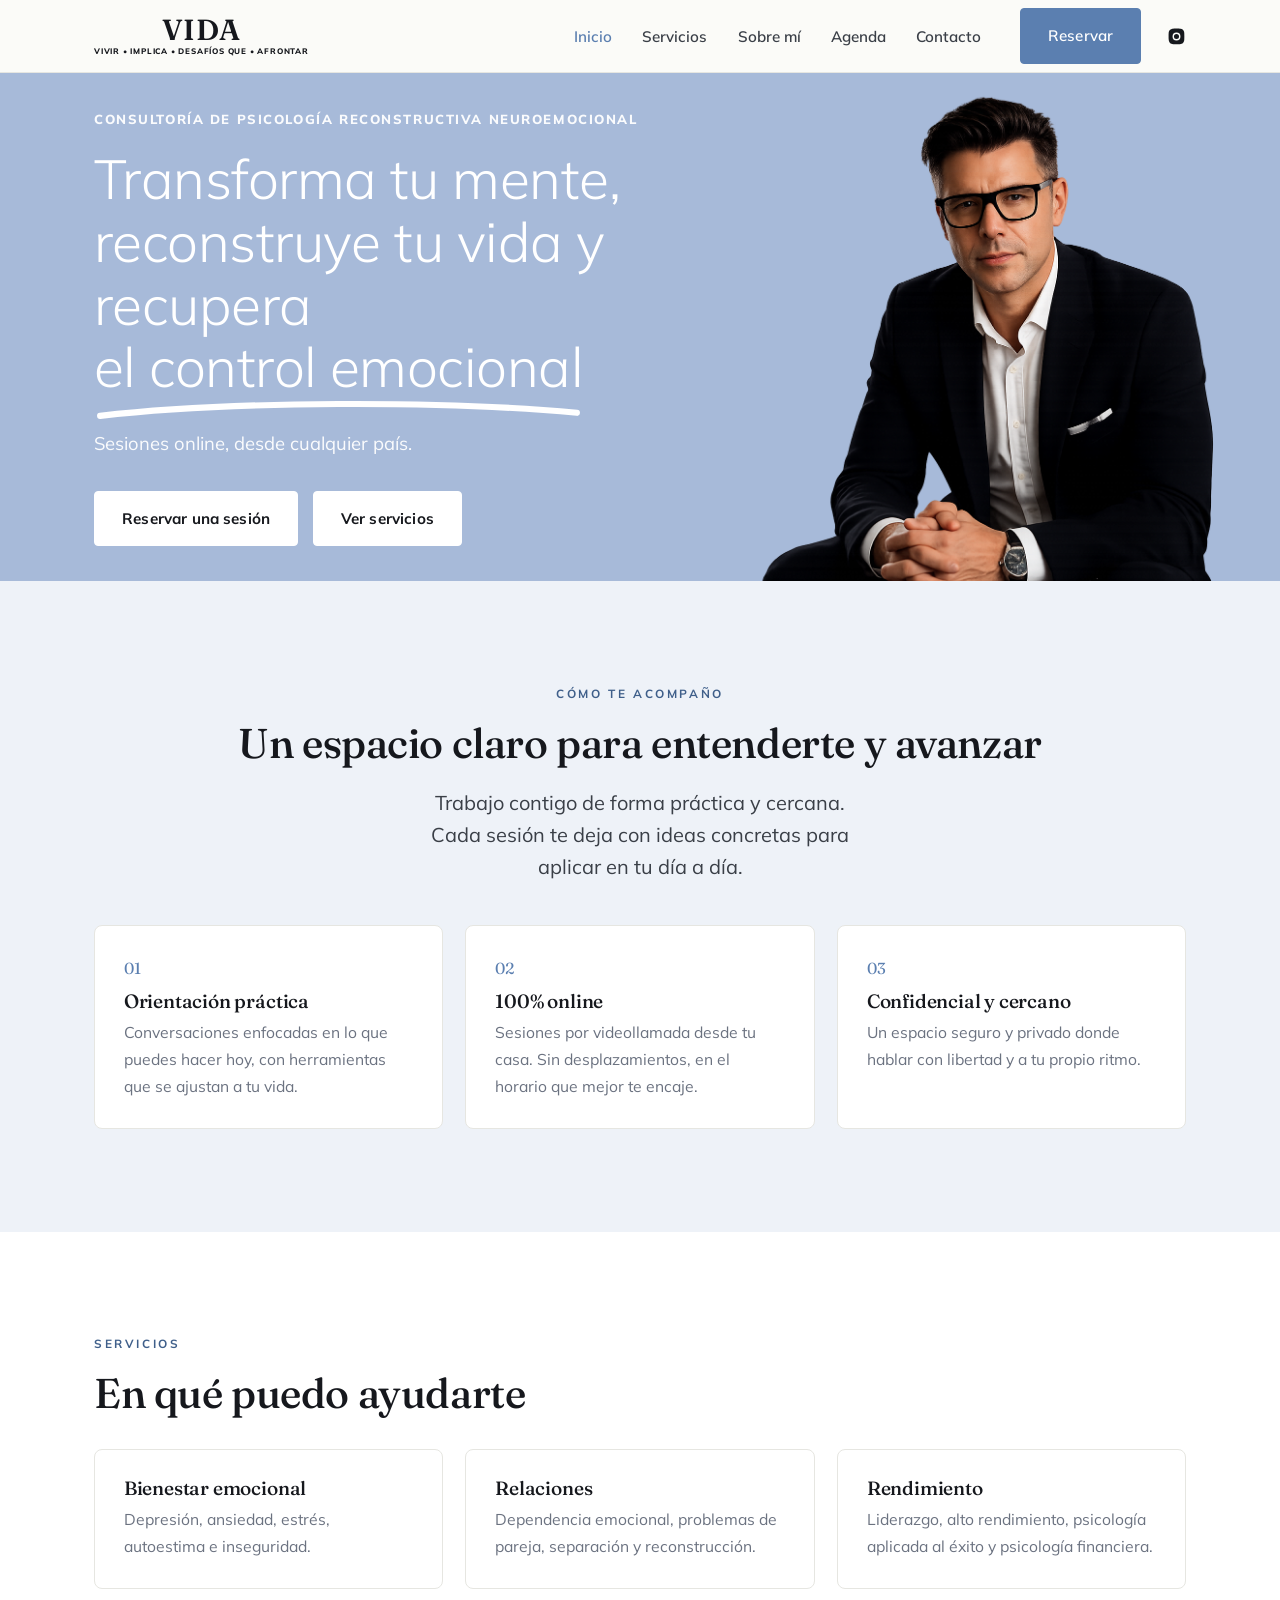
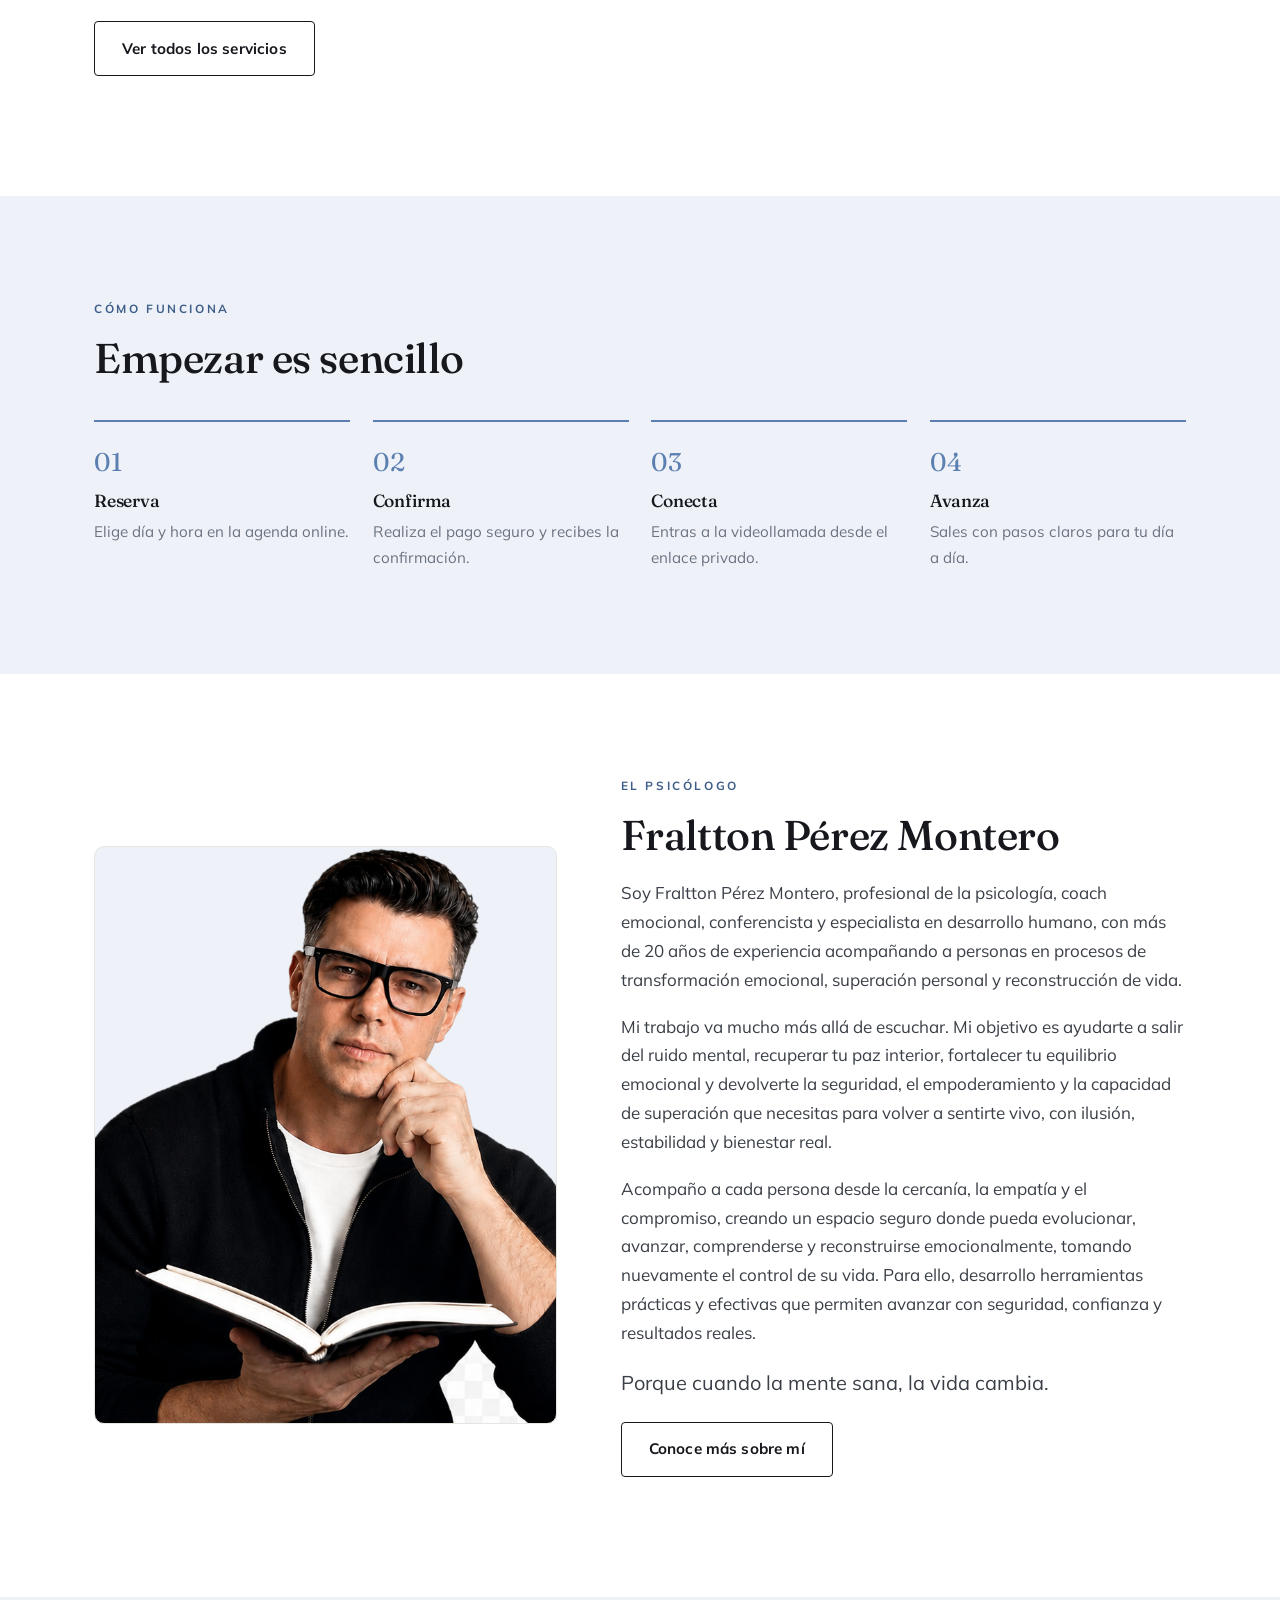
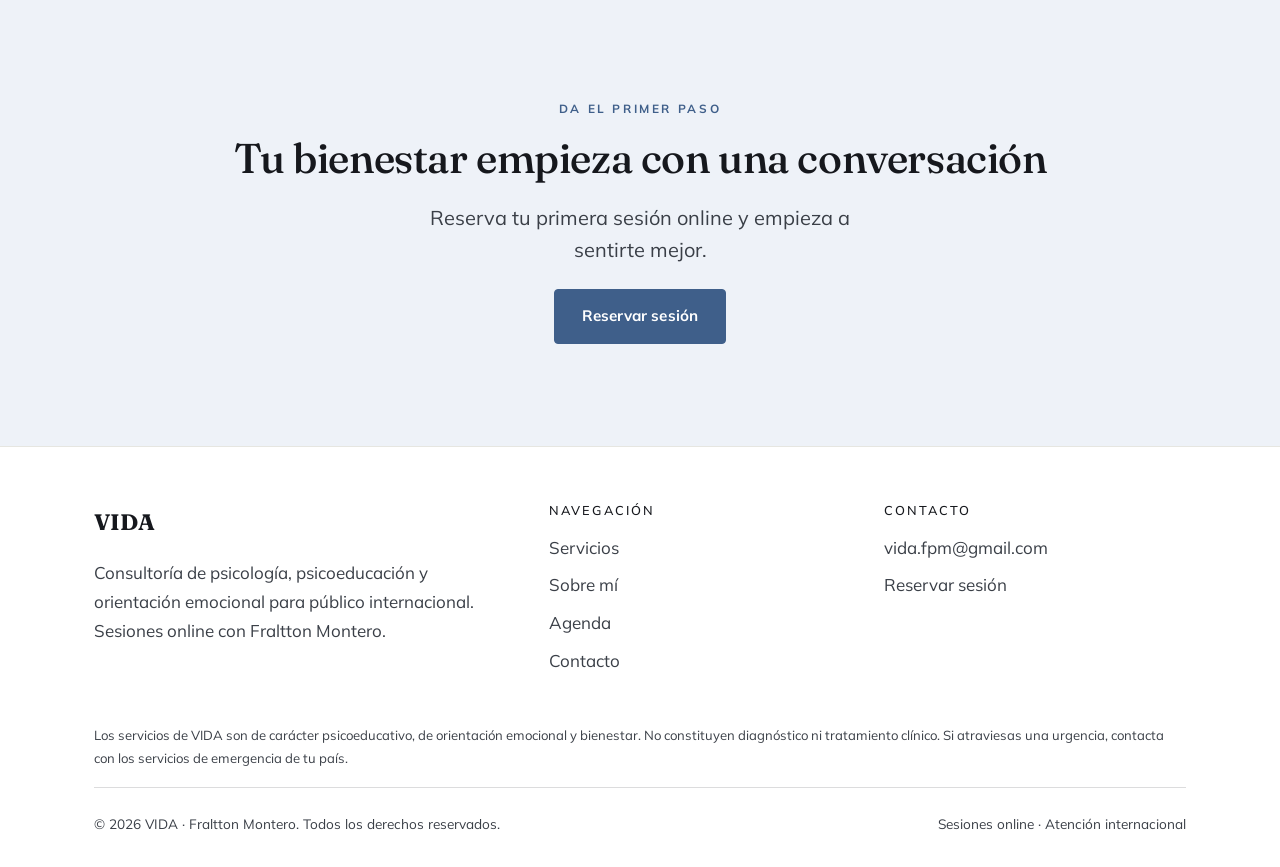
<file: index.html>
<!DOCTYPE html>
<html lang="es">
<head>
  <meta charset="UTF-8" />
  <meta name="viewport" content="width=device-width, initial-scale=1.0" />
  <title>VIDA · Consultoría de Psicología y Bienestar | Fraltton Montero</title>
  <meta name="description" content="Consultoría de psicología, psicoeducación y orientación emocional para público internacional. Sesiones online con el psicólogo Fraltton Montero." />
  <link rel="preconnect" href="https://fonts.googleapis.com">
  <link rel="preconnect" href="https://fonts.gstatic.com" crossorigin>
  <link href="https://fonts.googleapis.com/css2?family=Fraunces:opsz,wght@9..144,400;9..144,500;9..144,600&family=Mulish:wght@400;600;700;800&display=swap" rel="stylesheet">
  <link rel="stylesheet" href="assets/css/styles.css" />
</head>
<body data-page="inicio">

  <!-- HEADER -->
  <header class="site-header">
    <div class="wrap nav">
      <a class="brand" href="index.html"><b>VIDA</b><span class="brand-tag" style="font-weight:800">vivir • implica • desafíos que • afrontar</span></a>
      <div class="nav-right">
        <ul class="nav-links">
          <li><a href="index.html" data-nav="inicio">Inicio</a></li>
          <li><a href="servicios.html" data-nav="servicios">Servicios</a></li>
          <li><a href="sobre-mi.html" data-nav="sobre-mi">Sobre mí</a></li>
          <li><a href="agenda.html" data-nav="agenda">Agenda</a></li>
          <li><a href="contacto.html" data-nav="contacto">Contacto</a></li>
          <li class="nav-cta"><a class="btn" href="agenda.html">Reservar</a></li>
        </ul>
        <div class="nav-social">
          <a href="https://instagram.com/" target="_blank" rel="noopener" aria-label="Instagram"><svg viewBox="0 0 24 24"><path d="M12 2c2.7 0 3 0 4.1.1 1.1 0 1.8.2 2.4.5.7.2 1.2.6 1.7 1.1s.9 1 1.1 1.7c.3.6.5 1.3.5 2.4.1 1.1.1 1.4.1 4.1s0 3-.1 4.1c0 1.1-.2 1.8-.5 2.4-.2.7-.6 1.2-1.1 1.7s-1 .9-1.7 1.1c-.6.3-1.3.5-2.4.5-1.1.1-1.4.1-4.1.1s-3 0-4.1-.1c-1.1 0-1.8-.2-2.4-.5-.7-.2-1.2-.6-1.7-1.1s-.9-1-1.1-1.7c-.3-.6-.5-1.3-.5-2.4C2 15 2 14.7 2 12s0-3 .1-4.1c0-1.1.2-1.8.5-2.4.2-.7.6-1.2 1.1-1.7s1-.9 1.7-1.1c.6-.3 1.3-.5 2.4-.5C9 2 9.3 2 12 2zm0 5a5 5 0 100 10 5 5 0 000-10zm0 8.2a3.2 3.2 0 110-6.4 3.2 3.2 0 010 6.4zM17.8 7a1.2 1.2 0 11-2.4 0 1.2 1.2 0 012.4 0z"/></svg></a>
        </div>
      </div>
      <button class="nav-toggle" aria-label="Abrir menú">☰</button>
    </div>
  </header>

  <!-- HERO -->
  <section class="hero-feature">
    <div class="wrap">
      <div class="hero-text">
        <p class="hero-eyebrow">Consultoría de Psicología Reconstructiva Neuroemocional</p>
        <h1>Transforma tu mente, reconstruye tu vida y recupera <span class="hero-underline">el control emocional<svg viewBox="0 0 320 18" preserveAspectRatio="none"><path d="M4 13 C 90 3, 230 3, 316 11"/></svg></span></h1>
        <p class="hero-sub">Sesiones online, desde cualquier país.</p>
        <div class="hero-actions">
          <a class="btn btn--light" href="agenda.html">Reservar una sesión</a>
          <a class="btn btn--light" href="servicios.html">Ver servicios</a>
        </div>
      </div>
    </div>
    <img class="hero-cutout" src="assets/img/fraltton.png" alt="Fraltton Montero, psicólogo" />
  </section>

  <!-- VALOR -->
  <section class="section section--tint">
    <div class="wrap center">
      <p class="eyebrow">Cómo te acompaño</p>
      <h2>Un espacio claro para entenderte y avanzar</h2>
      <p class="lead">Trabajo contigo de forma práctica y cercana. Cada sesión te deja con ideas concretas para aplicar en tu día a día.</p>
    </div>
    <div class="wrap grid grid-3" style="margin-top:2.6rem">
      <article class="card">
        <span class="num">01</span>
        <h3>Orientación práctica</h3>
        <p>Conversaciones enfocadas en lo que puedes hacer hoy, con herramientas que se ajustan a tu vida.</p>
      </article>
      <article class="card">
        <span class="num">02</span>
        <h3>100% online</h3>
        <p>Sesiones por videollamada desde tu casa. Sin desplazamientos, en el horario que mejor te encaje.</p>
      </article>
      <article class="card">
        <span class="num">03</span>
        <h3>Confidencial y cercano</h3>
        <p>Un espacio seguro y privado donde hablar con libertad y a tu propio ritmo.</p>
      </article>
    </div>
  </section>

  <!-- SERVICIOS RESUMEN -->
  <section class="section">
    <div class="wrap">
      <p class="eyebrow">Servicios</p>
      <h2>En qué puedo ayudarte</h2>
      <div class="grid grid-3" style="margin-top:2rem">
        <article class="card"><h3>Bienestar emocional</h3><p>Depresión, ansiedad, estrés, autoestima e inseguridad.</p></article>
        <article class="card"><h3>Relaciones</h3><p>Dependencia emocional, problemas de pareja, separación y reconstrucción.</p></article>
        <article class="card"><h3>Rendimiento</h3><p>Liderazgo, alto rendimiento, psicología aplicada al éxito y psicología financiera.</p></article>
      </div>
      <p style="margin-top:2rem"><a class="btn btn--ghost" href="servicios.html">Ver todos los servicios</a></p>
    </div>
  </section>

  <!-- CÓMO FUNCIONA -->
  <section class="section section--tint">
    <div class="wrap">
      <p class="eyebrow">Cómo funciona</p>
      <h2>Empezar es sencillo</h2>
      <div class="steps" style="margin-top:2.4rem">
        <div class="step"><h3>Reserva</h3><p>Elige día y hora en la agenda online.</p></div>
        <div class="step"><h3>Confirma</h3><p>Realiza el pago seguro y recibes la confirmación.</p></div>
        <div class="step"><h3>Conecta</h3><p>Entras a la videollamada desde el enlace privado.</p></div>
        <div class="step"><h3>Avanza</h3><p>Sales con pasos claros para tu día a día.</p></div>
      </div>
    </div>
  </section>

  <!-- SOBRE -->
  <section class="section">
    <div class="wrap about-grid">
      <div class="portrait" style="background-image:url('assets/img/psicologo.png')" role="img" aria-label="Fraltton Montero, psicólogo"></div>
      <div>
        <p class="eyebrow">El psicólogo</p>
        <h2>Fraltton Pérez Montero</h2>
        <p>Soy Fraltton Pérez Montero, profesional de la psicología, coach emocional, conferencista y especialista en desarrollo humano, con más de 20 años de experiencia acompañando a personas en procesos de transformación emocional, superación personal y reconstrucción de vida.</p>
        <p>Mi trabajo va mucho más allá de escuchar. Mi objetivo es ayudarte a salir del ruido mental, recuperar tu paz interior, fortalecer tu equilibrio emocional y devolverte la seguridad, el empoderamiento y la capacidad de superación que necesitas para volver a sentirte vivo, con ilusión, estabilidad y bienestar real.</p>
        <p>Acompaño a cada persona desde la cercanía, la empatía y el compromiso, creando un espacio seguro donde pueda evolucionar, avanzar, comprenderse y reconstruirse emocionalmente, tomando nuevamente el control de su vida. Para ello, desarrollo herramientas prácticas y efectivas que permiten avanzar con seguridad, confianza y resultados reales.</p>
        <p class="lead" style="margin-top:1.2rem">Porque cuando la mente sana, la vida cambia.</p>
        <p style="margin-top:1.4rem"><a class="btn btn--ghost" href="sobre-mi.html">Conoce más sobre mí</a></p>
      </div>
    </div>
  </section>

  <!-- CTA -->
  <section class="section section--ink">
    <div class="wrap cta-band">
      <p class="eyebrow">Da el primer paso</p>
      <h2>Tu bienestar empieza con una conversación</h2>
      <p class="lead" style="margin:1rem auto 0">Reserva tu primera sesión online y empieza a sentirte mejor.</p>
      <a class="btn btn--light" href="agenda.html">Reservar sesión</a>
    </div>
  </section>

  <!-- FOOTER -->
  <footer class="site-footer">
    <div class="wrap">
      <div class="footer-grid">
        <div>
          <p class="footer-brand"><b>VIDA</b></p>
          <p>Consultoría de psicología, psicoeducación y orientación emocional para público internacional. Sesiones online con Fraltton Montero.</p>
        </div>
        <div>
          <h4>Navegación</h4>
          <ul>
            <li><a href="servicios.html">Servicios</a></li>
            <li><a href="sobre-mi.html">Sobre mí</a></li>
            <li><a href="agenda.html">Agenda</a></li>
            <li><a href="contacto.html">Contacto</a></li>
          </ul>
        </div>
        <div>
          <h4>Contacto</h4>
          <ul>
            <li><a href="mailto:vida.fpm@gmail.com">vida.fpm@gmail.com</a></li>
            <li><a href="agenda.html">Reservar sesión</a></li>
          </ul>
        </div>
      </div>
      <p class="disclaimer">Los servicios de VIDA son de carácter psicoeducativo, de orientación emocional y bienestar. No constituyen diagnóstico ni tratamiento clínico. Si atraviesas una urgencia, contacta con los servicios de emergencia de tu país.</p>
      <div class="footer-note">
        <span>© 2026 VIDA · Fraltton Montero. Todos los derechos reservados.</span>
        <span>Sesiones online · Atención internacional</span>
      </div>
    </div>
  </footer>

  <script src="assets/js/main.js"></script>
</body>
</html>
</file>
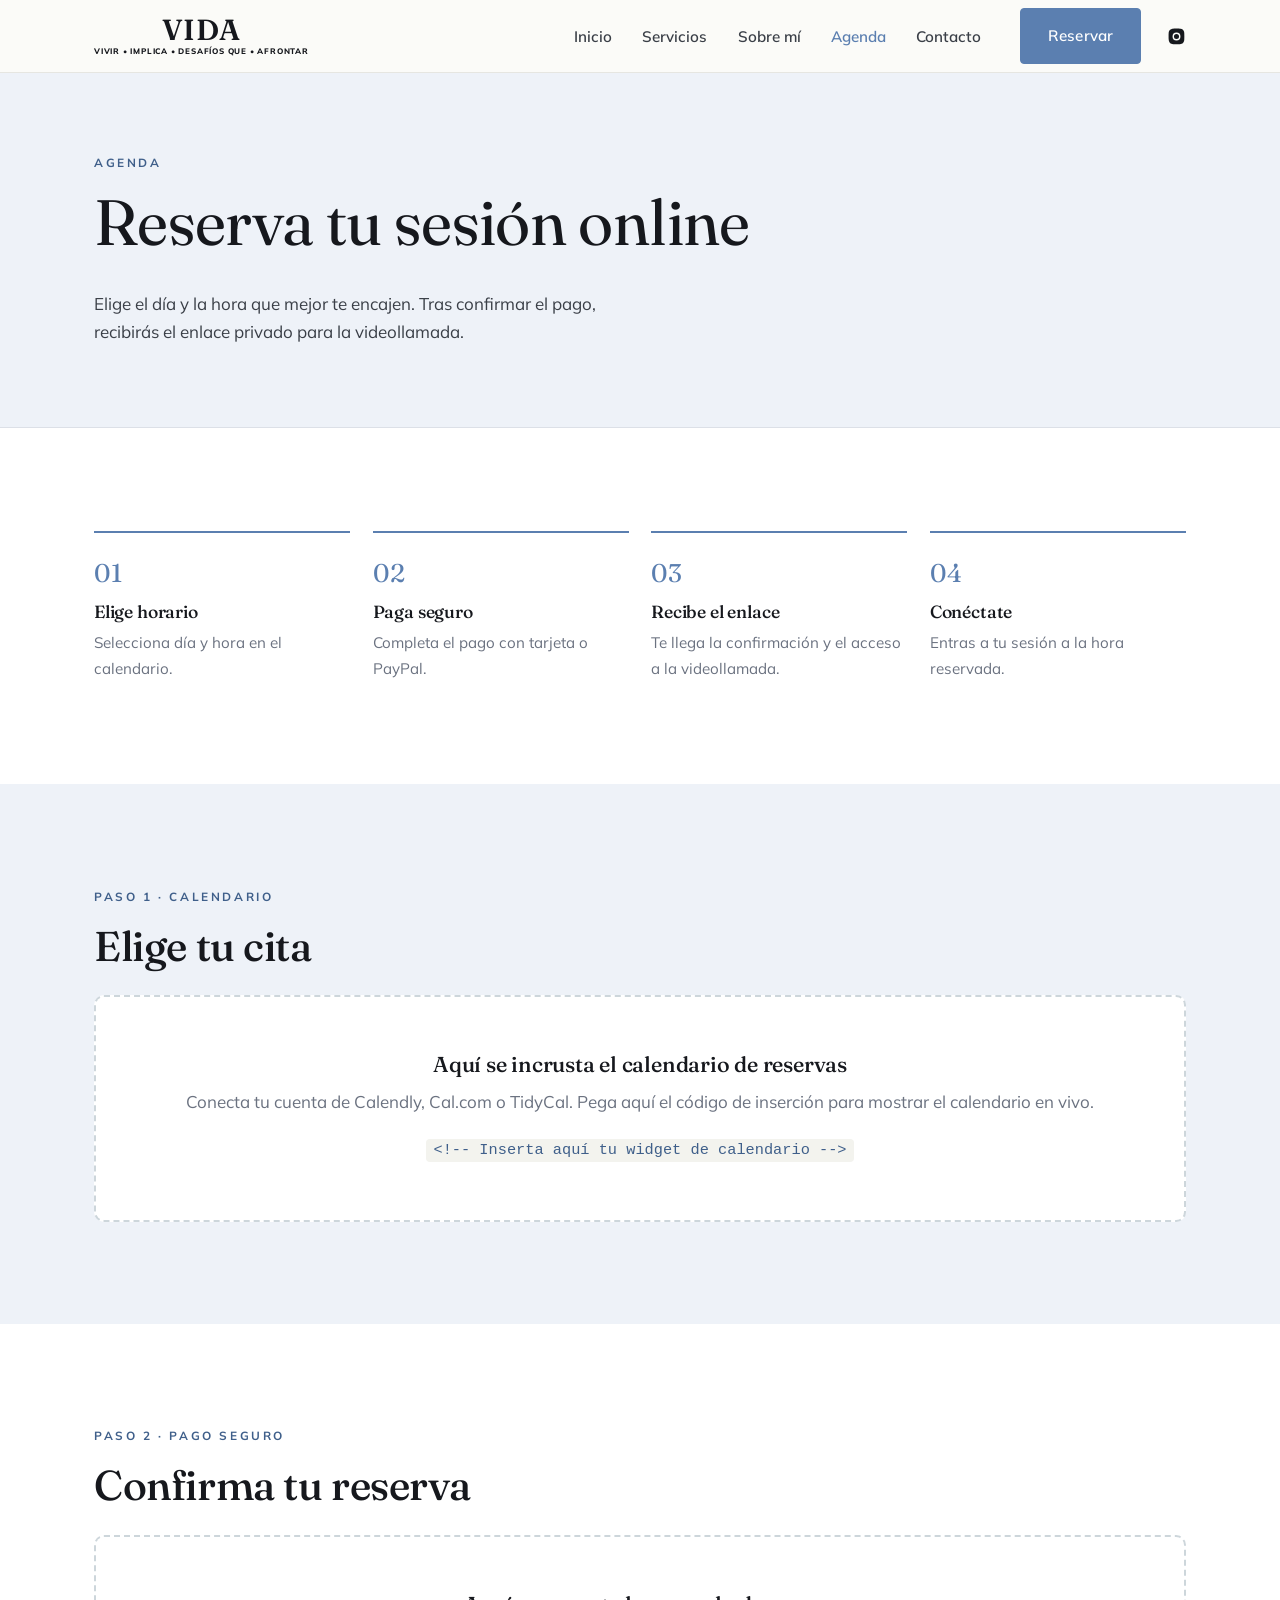
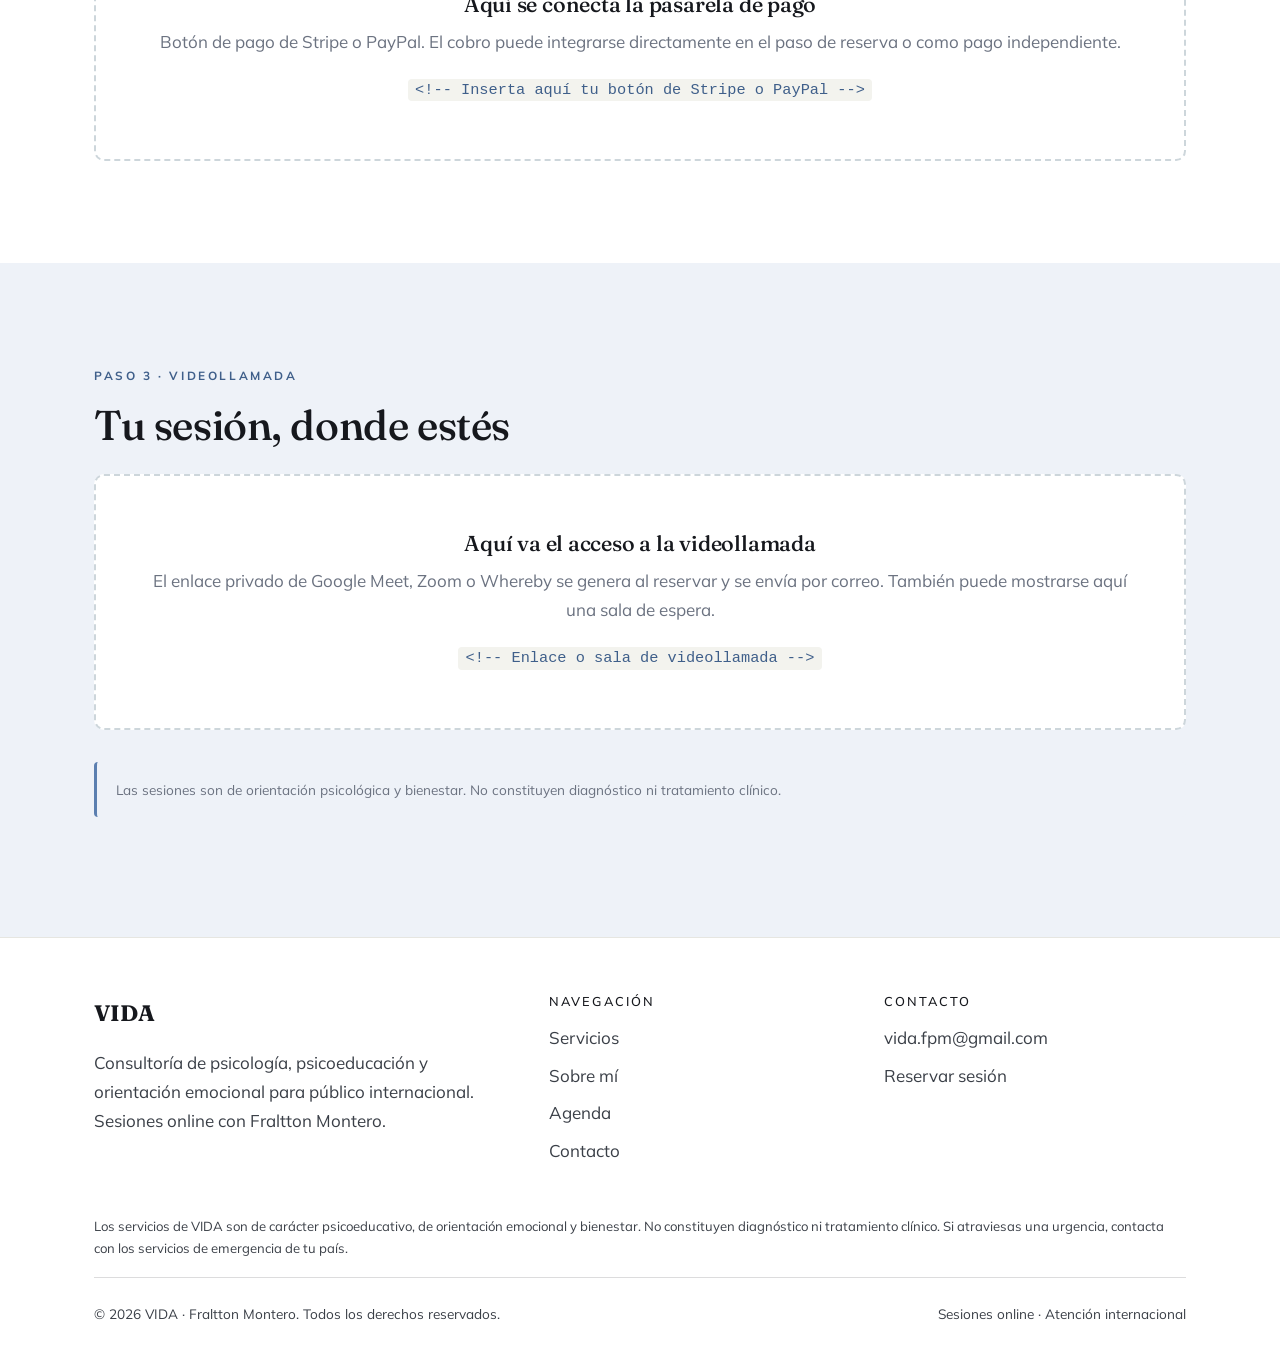
<file: agenda.html>
<!DOCTYPE html>
<html lang="es">
<head>
  <meta charset="UTF-8" />
  <meta name="viewport" content="width=device-width, initial-scale=1.0" />
  <title>Agenda y reservas · VIDA · Fraltton Montero</title>
  <meta name="description" content="Reserva tu sesión online con Fraltton Montero. Elige día y hora, paga de forma segura y conéctate por videollamada." />
  <link rel="preconnect" href="https://fonts.googleapis.com">
  <link rel="preconnect" href="https://fonts.gstatic.com" crossorigin>
  <link href="https://fonts.googleapis.com/css2?family=Fraunces:opsz,wght@9..144,400;9..144,500;9..144,600&family=Mulish:wght@400;600;700;800&display=swap" rel="stylesheet">
  <link rel="stylesheet" href="assets/css/styles.css" />
</head>
<body data-page="agenda">

  <header class="site-header">
    <div class="wrap nav">
      <a class="brand" href="index.html"><b>VIDA</b><span class="brand-tag" style="font-weight:800">vivir • implica • desafíos que • afrontar</span></a>
      <div class="nav-right">
        <ul class="nav-links">
          <li><a href="index.html" data-nav="inicio">Inicio</a></li>
          <li><a href="servicios.html" data-nav="servicios">Servicios</a></li>
          <li><a href="sobre-mi.html" data-nav="sobre-mi">Sobre mí</a></li>
          <li><a href="agenda.html" data-nav="agenda">Agenda</a></li>
          <li><a href="contacto.html" data-nav="contacto">Contacto</a></li>
          <li class="nav-cta"><a class="btn" href="agenda.html">Reservar</a></li>
        </ul>
        <div class="nav-social">
          <a href="https://instagram.com/" target="_blank" rel="noopener" aria-label="Instagram"><svg viewBox="0 0 24 24"><path d="M12 2c2.7 0 3 0 4.1.1 1.1 0 1.8.2 2.4.5.7.2 1.2.6 1.7 1.1s.9 1 1.1 1.7c.3.6.5 1.3.5 2.4.1 1.1.1 1.4.1 4.1s0 3-.1 4.1c0 1.1-.2 1.8-.5 2.4-.2.7-.6 1.2-1.1 1.7s-1 .9-1.7 1.1c-.6.3-1.3.5-2.4.5-1.1.1-1.4.1-4.1.1s-3 0-4.1-.1c-1.1 0-1.8-.2-2.4-.5-.7-.2-1.2-.6-1.7-1.1s-.9-1-1.1-1.7c-.3-.6-.5-1.3-.5-2.4C2 15 2 14.7 2 12s0-3 .1-4.1c0-1.1.2-1.8.5-2.4.2-.7.6-1.2 1.1-1.7s1-.9 1.7-1.1c.6-.3 1.3-.5 2.4-.5C9 2 9.3 2 12 2zm0 5a5 5 0 100 10 5 5 0 000-10zm0 8.2a3.2 3.2 0 110-6.4 3.2 3.2 0 010 6.4zM17.8 7a1.2 1.2 0 11-2.4 0 1.2 1.2 0 012.4 0z"/></svg></a>
        </div>
      </div>
      <button class="nav-toggle" aria-label="Abrir menú">☰</button>
    </div>
  </header>

  <section class="page-head">
    <div class="wrap">
      <p class="eyebrow">Agenda</p>
      <h1>Reserva tu sesión online</h1>
      <p>Elige el día y la hora que mejor te encajen. Tras confirmar el pago, recibirás el enlace privado para la videollamada.</p>
    </div>
  </section>

  <!-- PASOS -->
  <section class="section">
    <div class="wrap">
      <div class="steps">
        <div class="step"><h3>Elige horario</h3><p>Selecciona día y hora en el calendario.</p></div>
        <div class="step"><h3>Paga seguro</h3><p>Completa el pago con tarjeta o PayPal.</p></div>
        <div class="step"><h3>Recibe el enlace</h3><p>Te llega la confirmación y el acceso a la videollamada.</p></div>
        <div class="step"><h3>Conéctate</h3><p>Entras a tu sesión a la hora reservada.</p></div>
      </div>
    </div>
  </section>

  <!-- CALENDARIO -->
  <section class="section section--tint">
    <div class="wrap">
      <p class="eyebrow">Paso 1 · Calendario</p>
      <h2>Elige tu cita</h2>
      <div class="embed-slot" style="margin-top:1.6rem">
        <h3>Aquí se incrusta el calendario de reservas</h3>
        <p>Conecta tu cuenta de Calendly, Cal.com o TidyCal. Pega aquí el código de inserción para mostrar el calendario en vivo.</p>
        <p style="margin:0"><code>&lt;!-- Inserta aquí tu widget de calendario --&gt;</code></p>
      </div>
    </div>
  </section>

  <!-- PAGO -->
  <section class="section">
    <div class="wrap">
      <p class="eyebrow">Paso 2 · Pago seguro</p>
      <h2>Confirma tu reserva</h2>
      <div class="embed-slot" style="margin-top:1.6rem">
        <h3>Aquí se conecta la pasarela de pago</h3>
        <p>Botón de pago de Stripe o PayPal. El cobro puede integrarse directamente en el paso de reserva o como pago independiente.</p>
        <p style="margin:0"><code>&lt;!-- Inserta aquí tu botón de Stripe o PayPal --&gt;</code></p>
      </div>
    </div>
  </section>

  <!-- VIDEO -->
  <section class="section section--tint">
    <div class="wrap">
      <p class="eyebrow">Paso 3 · Videollamada</p>
      <h2>Tu sesión, donde estés</h2>
      <div class="embed-slot" style="margin-top:1.6rem">
        <h3>Aquí va el acceso a la videollamada</h3>
        <p>El enlace privado de Google Meet, Zoom o Whereby se genera al reservar y se envía por correo. También puede mostrarse aquí una sala de espera.</p>
        <p style="margin:0"><code>&lt;!-- Enlace o sala de videollamada --&gt;</code></p>
      </div>
      <p class="note-clinic" style="margin-top:2rem">Las sesiones son de orientación psicológica y bienestar. No constituyen diagnóstico ni tratamiento clínico.</p>
    </div>
  </section>

  <footer class="site-footer">
    <div class="wrap">
      <div class="footer-grid">
        <div>
          <p class="footer-brand"><b>VIDA</b></p>
          <p>Consultoría de psicología, psicoeducación y orientación emocional para público internacional. Sesiones online con Fraltton Montero.</p>
        </div>
        <div>
          <h4>Navegación</h4>
          <ul>
            <li><a href="servicios.html">Servicios</a></li>
            <li><a href="sobre-mi.html">Sobre mí</a></li>
            <li><a href="agenda.html">Agenda</a></li>
            <li><a href="contacto.html">Contacto</a></li>
          </ul>
        </div>
        <div>
          <h4>Contacto</h4>
          <ul>
            <li><a href="mailto:vida.fpm@gmail.com">vida.fpm@gmail.com</a></li>
            <li><a href="agenda.html">Reservar sesión</a></li>
          </ul>
        </div>
      </div>
      <p class="disclaimer">Los servicios de VIDA son de carácter psicoeducativo, de orientación emocional y bienestar. No constituyen diagnóstico ni tratamiento clínico. Si atraviesas una urgencia, contacta con los servicios de emergencia de tu país.</p>
      <div class="footer-note">
        <span>© 2026 VIDA · Fraltton Montero. Todos los derechos reservados.</span>
        <span>Sesiones online · Atención internacional</span>
      </div>
    </div>
  </footer>

  <script src="assets/js/main.js"></script>
</body>
</html>
</file>
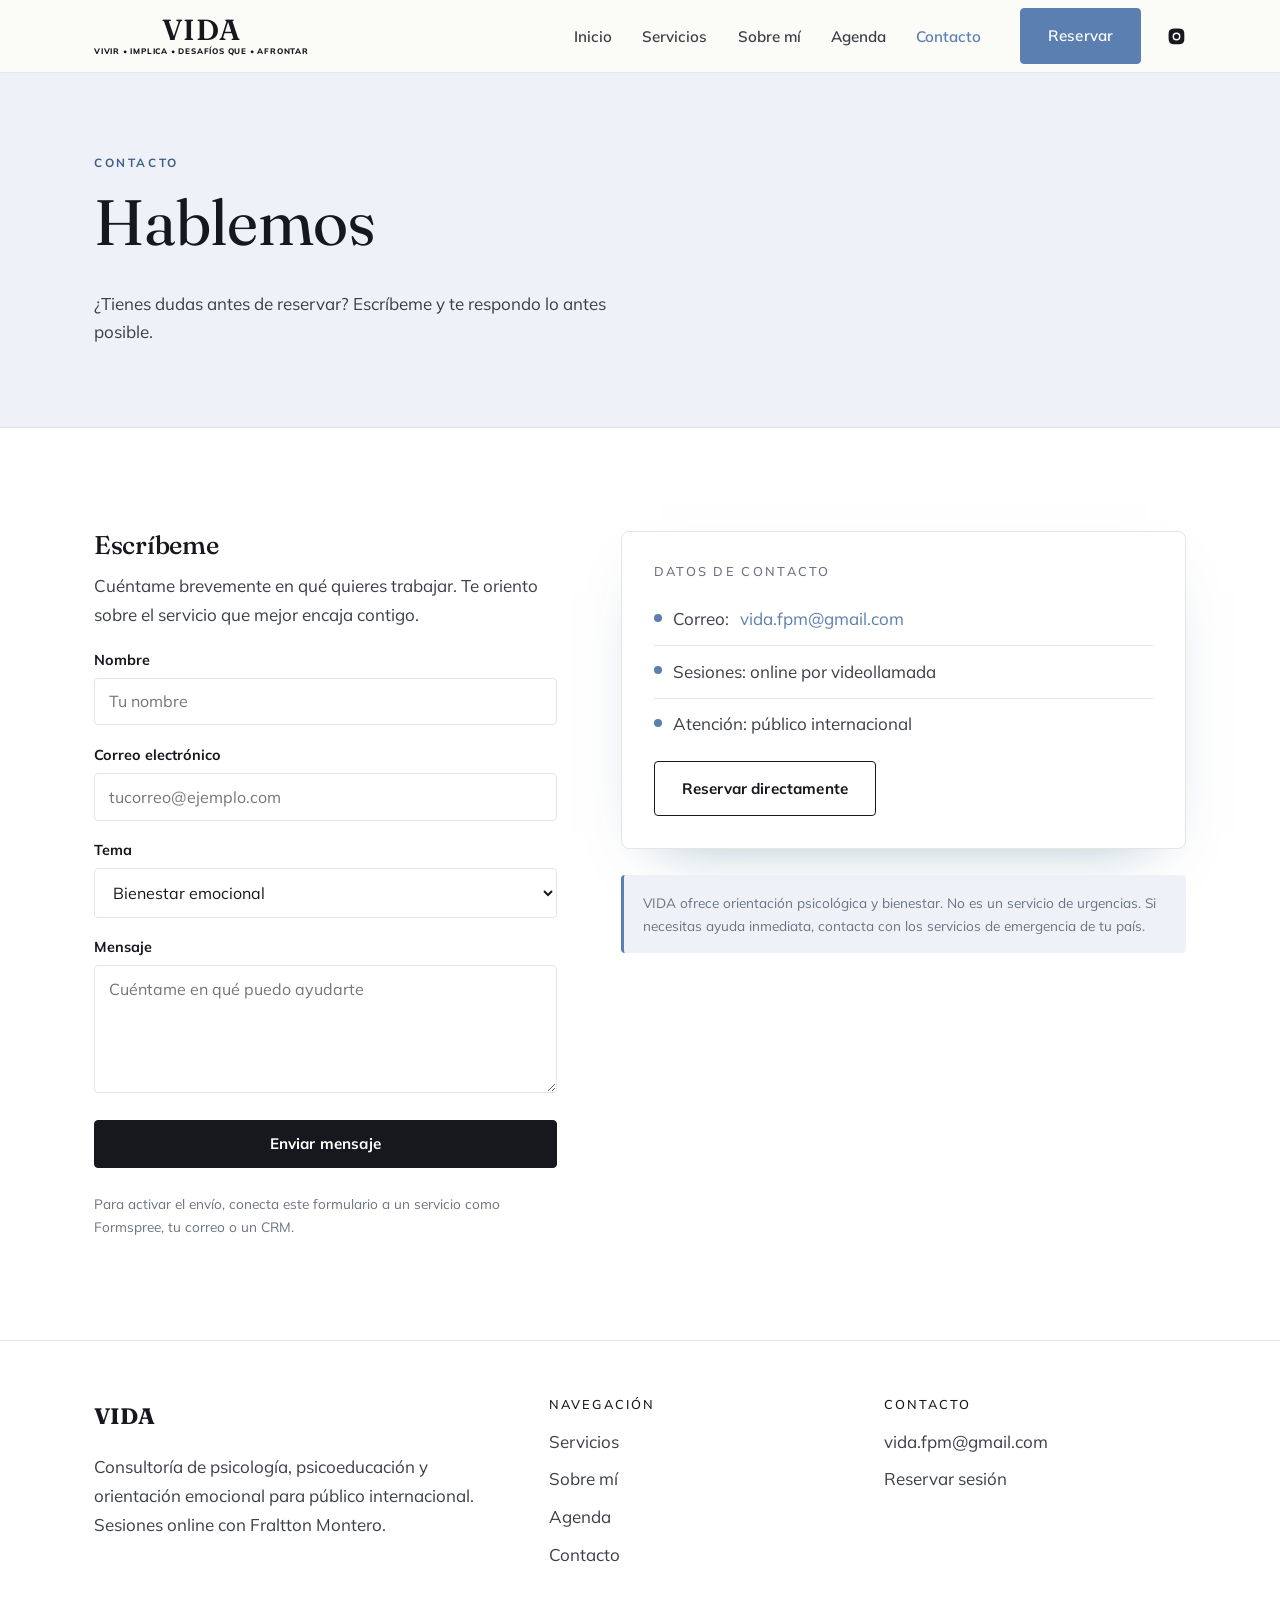
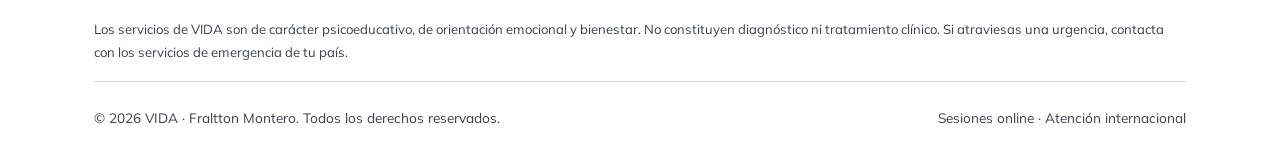
<file: contacto.html>
<!DOCTYPE html>
<html lang="es">
<head>
  <meta charset="UTF-8" />
  <meta name="viewport" content="width=device-width, initial-scale=1.0" />
  <title>Contacto · VIDA · Fraltton Montero</title>
  <meta name="description" content="Escríbeme para resolver tus dudas antes de reservar. Consultoría de psicología y bienestar online con Fraltton Montero." />
  <link rel="preconnect" href="https://fonts.googleapis.com">
  <link rel="preconnect" href="https://fonts.gstatic.com" crossorigin>
  <link href="https://fonts.googleapis.com/css2?family=Fraunces:opsz,wght@9..144,400;9..144,500;9..144,600&family=Mulish:wght@400;600;700;800&display=swap" rel="stylesheet">
  <link rel="stylesheet" href="assets/css/styles.css" />
</head>
<body data-page="contacto">

  <header class="site-header">
    <div class="wrap nav">
      <a class="brand" href="index.html"><b>VIDA</b><span class="brand-tag" style="font-weight:800">vivir • implica • desafíos que • afrontar</span></a>
      <div class="nav-right">
        <ul class="nav-links">
          <li><a href="index.html" data-nav="inicio">Inicio</a></li>
          <li><a href="servicios.html" data-nav="servicios">Servicios</a></li>
          <li><a href="sobre-mi.html" data-nav="sobre-mi">Sobre mí</a></li>
          <li><a href="agenda.html" data-nav="agenda">Agenda</a></li>
          <li><a href="contacto.html" data-nav="contacto">Contacto</a></li>
          <li class="nav-cta"><a class="btn" href="agenda.html">Reservar</a></li>
        </ul>
        <div class="nav-social">
          <a href="https://instagram.com/" target="_blank" rel="noopener" aria-label="Instagram"><svg viewBox="0 0 24 24"><path d="M12 2c2.7 0 3 0 4.1.1 1.1 0 1.8.2 2.4.5.7.2 1.2.6 1.7 1.1s.9 1 1.1 1.7c.3.6.5 1.3.5 2.4.1 1.1.1 1.4.1 4.1s0 3-.1 4.1c0 1.1-.2 1.8-.5 2.4-.2.7-.6 1.2-1.1 1.7s-1 .9-1.7 1.1c-.6.3-1.3.5-2.4.5-1.1.1-1.4.1-4.1.1s-3 0-4.1-.1c-1.1 0-1.8-.2-2.4-.5-.7-.2-1.2-.6-1.7-1.1s-.9-1-1.1-1.7c-.3-.6-.5-1.3-.5-2.4C2 15 2 14.7 2 12s0-3 .1-4.1c0-1.1.2-1.8.5-2.4.2-.7.6-1.2 1.1-1.7s1-.9 1.7-1.1c.6-.3 1.3-.5 2.4-.5C9 2 9.3 2 12 2zm0 5a5 5 0 100 10 5 5 0 000-10zm0 8.2a3.2 3.2 0 110-6.4 3.2 3.2 0 010 6.4zM17.8 7a1.2 1.2 0 11-2.4 0 1.2 1.2 0 012.4 0z"/></svg></a>
        </div>
      </div>
      <button class="nav-toggle" aria-label="Abrir menú">☰</button>
    </div>
  </header>

  <section class="page-head">
    <div class="wrap">
      <p class="eyebrow">Contacto</p>
      <h1>Hablemos</h1>
      <p>¿Tienes dudas antes de reservar? Escríbeme y te respondo lo antes posible.</p>
    </div>
  </section>

  <section class="section">
    <div class="wrap about-grid" style="align-items:start">
      <div>
        <h2 style="font-size:1.6rem">Escríbeme</h2>
        <p>Cuéntame brevemente en qué quieres trabajar. Te oriento sobre el servicio que mejor encaja contigo.</p>
        <form class="form" action="#" method="post" onsubmit="return false;">
          <div class="field"><label for="nombre">Nombre</label><input id="nombre" name="nombre" type="text" placeholder="Tu nombre" required></div>
          <div class="field"><label for="email">Correo electrónico</label><input id="email" name="email" type="email" placeholder="tucorreo@ejemplo.com" required></div>
          <div class="field"><label for="tema">Tema</label>
            <select id="tema" name="tema">
              <option>Bienestar emocional</option>
              <option>Relaciones y pareja</option>
              <option>Liderazgo y alto rendimiento</option>
              <option>Psicología financiera</option>
              <option>Otra consulta</option>
            </select>
          </div>
          <div class="field"><label for="mensaje">Mensaje</label><textarea id="mensaje" name="mensaje" rows="5" placeholder="Cuéntame en qué puedo ayudarte"></textarea></div>
          <button class="btn" type="submit">Enviar mensaje</button>
          <p style="font-size:.85rem;color:var(--muted);margin:.4rem 0 0">Para activar el envío, conecta este formulario a un servicio como Formspree, tu correo o un CRM.</p>
        </form>
      </div>
      <div>
        <div class="hero-card">
          <h3>Datos de contacto</h3>
          <ul>
            <li>Correo: <a href="mailto:vida.fpm@gmail.com">vida.fpm@gmail.com</a></li>
            <li>Sesiones: online por videollamada</li>
            <li>Atención: público internacional</li>
          </ul>
          <p style="margin:1.4rem 0 0"><a class="btn btn--ghost" href="agenda.html">Reservar directamente</a></p>
        </div>
        <p class="note-clinic" style="margin-top:1.6rem">VIDA ofrece orientación psicológica y bienestar. No es un servicio de urgencias. Si necesitas ayuda inmediata, contacta con los servicios de emergencia de tu país.</p>
      </div>
    </div>
  </section>

  <footer class="site-footer">
    <div class="wrap">
      <div class="footer-grid">
        <div>
          <p class="footer-brand"><b>VIDA</b></p>
          <p>Consultoría de psicología, psicoeducación y orientación emocional para público internacional. Sesiones online con Fraltton Montero.</p>
        </div>
        <div>
          <h4>Navegación</h4>
          <ul>
            <li><a href="servicios.html">Servicios</a></li>
            <li><a href="sobre-mi.html">Sobre mí</a></li>
            <li><a href="agenda.html">Agenda</a></li>
            <li><a href="contacto.html">Contacto</a></li>
          </ul>
        </div>
        <div>
          <h4>Contacto</h4>
          <ul>
            <li><a href="mailto:vida.fpm@gmail.com">vida.fpm@gmail.com</a></li>
            <li><a href="agenda.html">Reservar sesión</a></li>
          </ul>
        </div>
      </div>
      <p class="disclaimer">Los servicios de VIDA son de carácter psicoeducativo, de orientación emocional y bienestar. No constituyen diagnóstico ni tratamiento clínico. Si atraviesas una urgencia, contacta con los servicios de emergencia de tu país.</p>
      <div class="footer-note">
        <span>© 2026 VIDA · Fraltton Montero. Todos los derechos reservados.</span>
        <span>Sesiones online · Atención internacional</span>
      </div>
    </div>
  </footer>

  <script src="assets/js/main.js"></script>
</body>
</html>
</file>
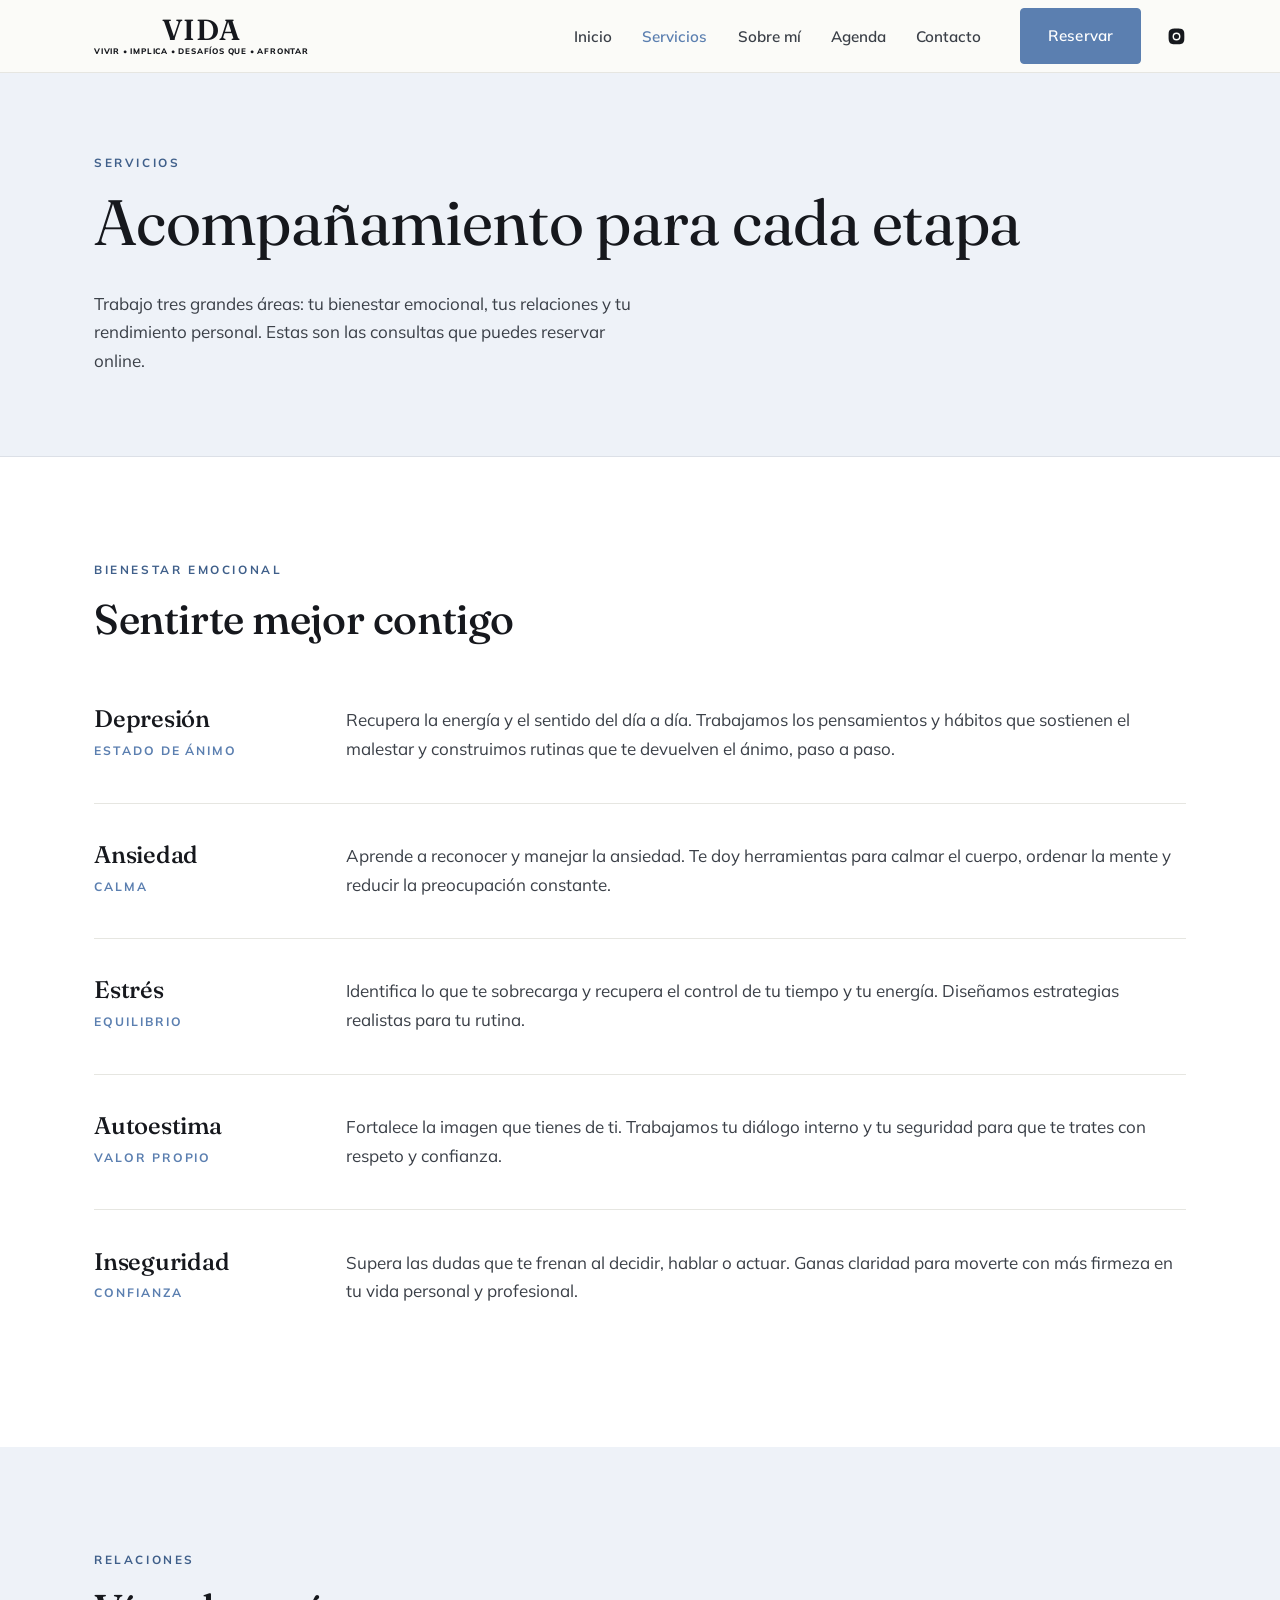
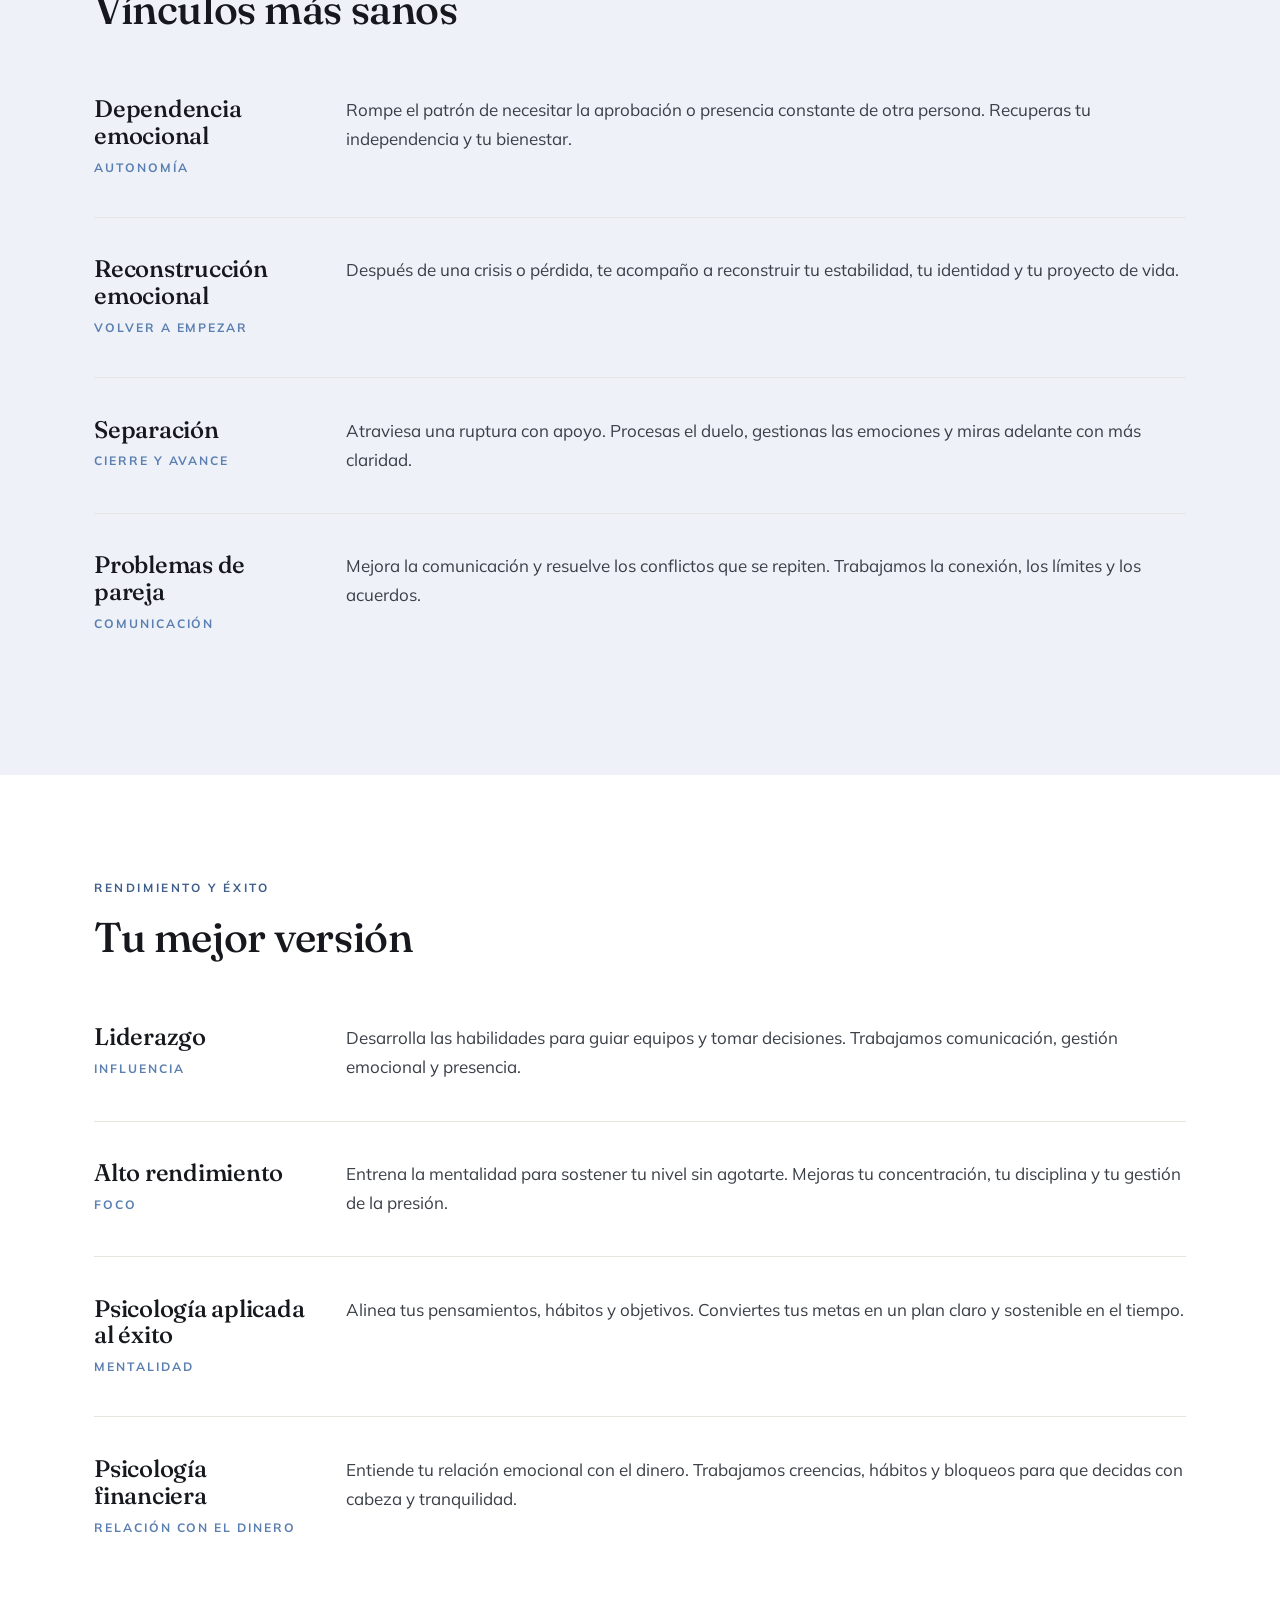
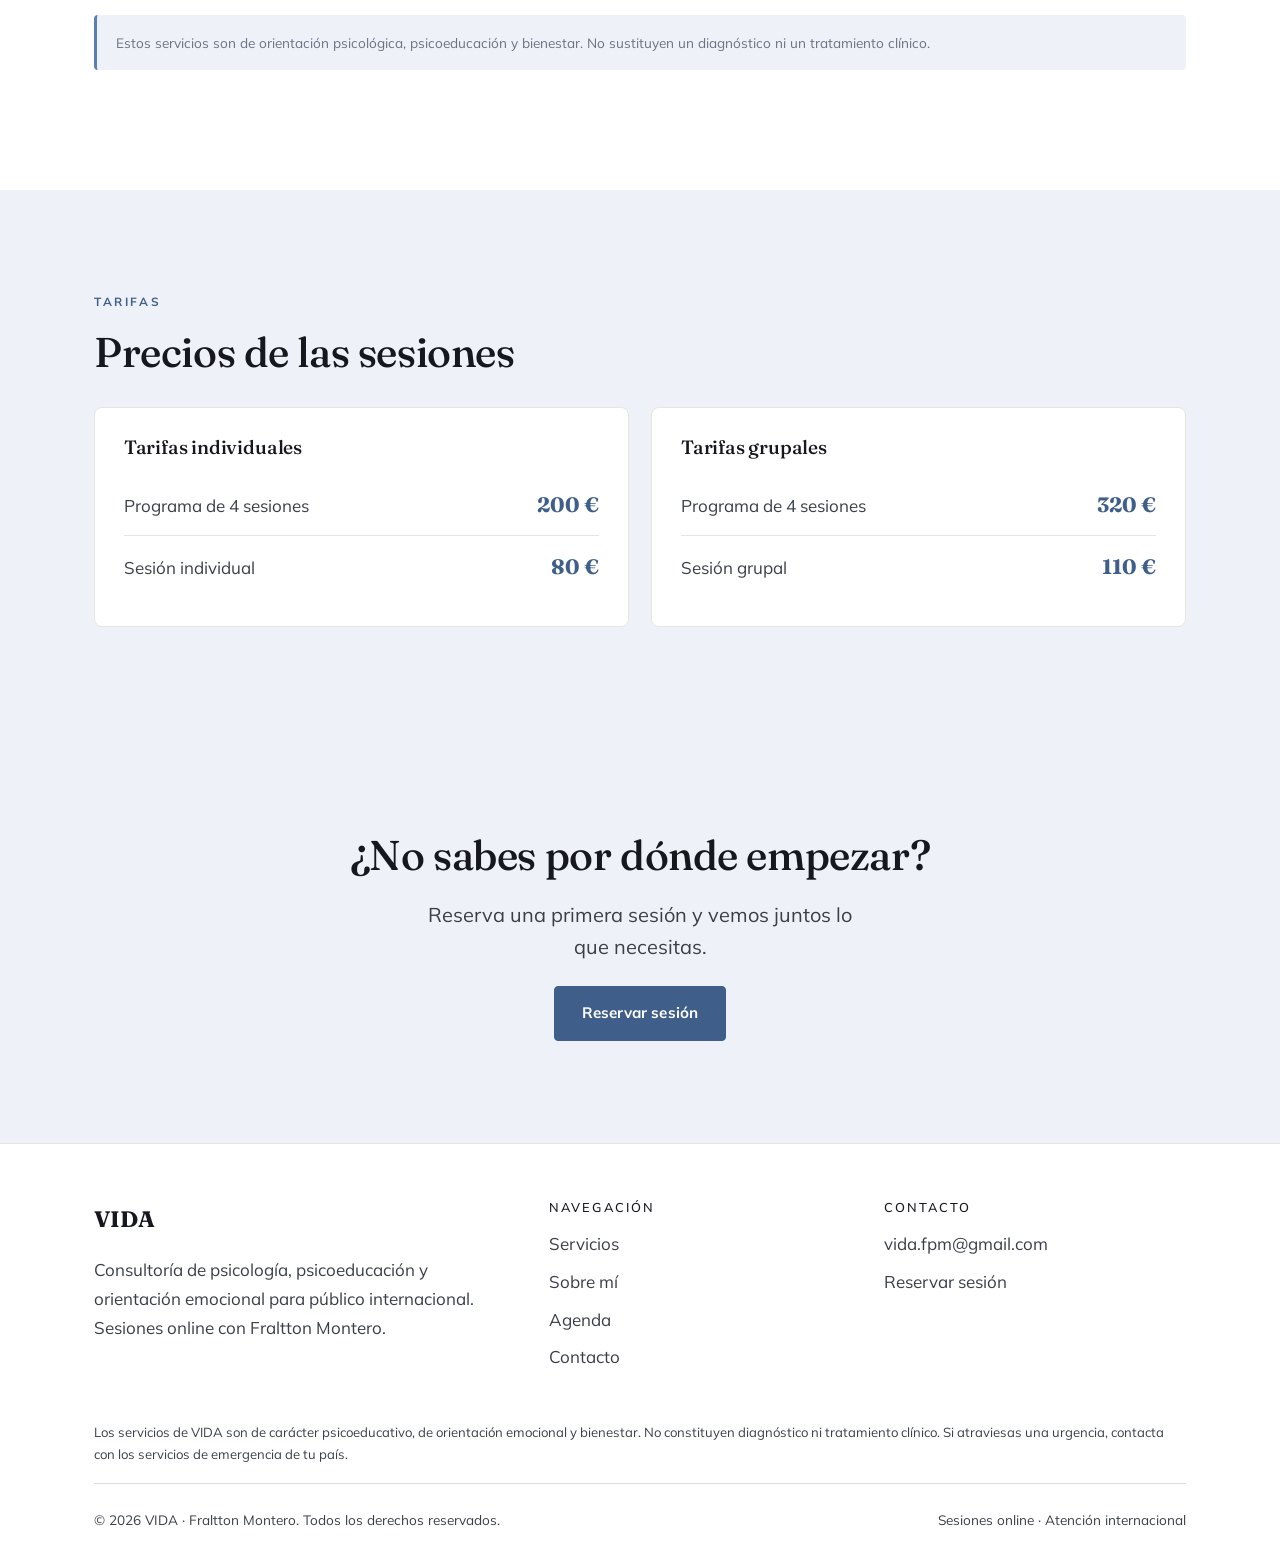
<file: servicios.html>
<!DOCTYPE html>
<html lang="es">
<head>
  <meta charset="UTF-8" />
  <meta name="viewport" content="width=device-width, initial-scale=1.0" />
  <title>Servicios · VIDA · Fraltton Montero</title>
  <meta name="description" content="Servicios de consultoría psicológica: ansiedad, estrés, autoestima, pareja, liderazgo, alto rendimiento y psicología financiera. Sesiones online." />
  <link rel="preconnect" href="https://fonts.googleapis.com">
  <link rel="preconnect" href="https://fonts.gstatic.com" crossorigin>
  <link href="https://fonts.googleapis.com/css2?family=Fraunces:opsz,wght@9..144,400;9..144,500;9..144,600&family=Mulish:wght@400;600;700;800&display=swap" rel="stylesheet">
  <link rel="stylesheet" href="assets/css/styles.css" />
</head>
<body data-page="servicios">

  <header class="site-header">
    <div class="wrap nav">
      <a class="brand" href="index.html"><b>VIDA</b><span class="brand-tag" style="font-weight:800">vivir • implica • desafíos que • afrontar</span></a>
      <div class="nav-right">
        <ul class="nav-links">
          <li><a href="index.html" data-nav="inicio">Inicio</a></li>
          <li><a href="servicios.html" data-nav="servicios">Servicios</a></li>
          <li><a href="sobre-mi.html" data-nav="sobre-mi">Sobre mí</a></li>
          <li><a href="agenda.html" data-nav="agenda">Agenda</a></li>
          <li><a href="contacto.html" data-nav="contacto">Contacto</a></li>
          <li class="nav-cta"><a class="btn" href="agenda.html">Reservar</a></li>
        </ul>
        <div class="nav-social">
          <a href="https://instagram.com/" target="_blank" rel="noopener" aria-label="Instagram"><svg viewBox="0 0 24 24"><path d="M12 2c2.7 0 3 0 4.1.1 1.1 0 1.8.2 2.4.5.7.2 1.2.6 1.7 1.1s.9 1 1.1 1.7c.3.6.5 1.3.5 2.4.1 1.1.1 1.4.1 4.1s0 3-.1 4.1c0 1.1-.2 1.8-.5 2.4-.2.7-.6 1.2-1.1 1.7s-1 .9-1.7 1.1c-.6.3-1.3.5-2.4.5-1.1.1-1.4.1-4.1.1s-3 0-4.1-.1c-1.1 0-1.8-.2-2.4-.5-.7-.2-1.2-.6-1.7-1.1s-.9-1-1.1-1.7c-.3-.6-.5-1.3-.5-2.4C2 15 2 14.7 2 12s0-3 .1-4.1c0-1.1.2-1.8.5-2.4.2-.7.6-1.2 1.1-1.7s1-.9 1.7-1.1c.6-.3 1.3-.5 2.4-.5C9 2 9.3 2 12 2zm0 5a5 5 0 100 10 5 5 0 000-10zm0 8.2a3.2 3.2 0 110-6.4 3.2 3.2 0 010 6.4zM17.8 7a1.2 1.2 0 11-2.4 0 1.2 1.2 0 012.4 0z"/></svg></a>
        </div>
      </div>
      <button class="nav-toggle" aria-label="Abrir menú">☰</button>
    </div>
  </header>

  <section class="page-head">
    <div class="wrap">
      <p class="eyebrow">Servicios</p>
      <h1>Acompañamiento para cada etapa</h1>
      <p>Trabajo tres grandes áreas: tu bienestar emocional, tus relaciones y tu rendimiento personal. Estas son las consultas que puedes reservar online.</p>
    </div>
  </section>

  <!-- BIENESTAR -->
  <section class="section">
    <div class="wrap">
      <p class="eyebrow">Bienestar emocional</p>
      <h2>Sentirte mejor contigo</h2>
      <div style="margin-top:1.6rem">
        <div class="svc">
          <div><h3>Depresión</h3><p class="svc-tag">Estado de ánimo</p></div>
          <p>Recupera la energía y el sentido del día a día. Trabajamos los pensamientos y hábitos que sostienen el malestar y construimos rutinas que te devuelven el ánimo, paso a paso.</p>
        </div>
        <div class="svc">
          <div><h3>Ansiedad</h3><p class="svc-tag">Calma</p></div>
          <p>Aprende a reconocer y manejar la ansiedad. Te doy herramientas para calmar el cuerpo, ordenar la mente y reducir la preocupación constante.</p>
        </div>
        <div class="svc">
          <div><h3>Estrés</h3><p class="svc-tag">Equilibrio</p></div>
          <p>Identifica lo que te sobrecarga y recupera el control de tu tiempo y tu energía. Diseñamos estrategias realistas para tu rutina.</p>
        </div>
        <div class="svc">
          <div><h3>Autoestima</h3><p class="svc-tag">Valor propio</p></div>
          <p>Fortalece la imagen que tienes de ti. Trabajamos tu diálogo interno y tu seguridad para que te trates con respeto y confianza.</p>
        </div>
        <div class="svc">
          <div><h3>Inseguridad</h3><p class="svc-tag">Confianza</p></div>
          <p>Supera las dudas que te frenan al decidir, hablar o actuar. Ganas claridad para moverte con más firmeza en tu vida personal y profesional.</p>
        </div>
      </div>
    </div>
  </section>

  <!-- RELACIONES -->
  <section class="section section--tint">
    <div class="wrap">
      <p class="eyebrow">Relaciones</p>
      <h2>Vínculos más sanos</h2>
      <div style="margin-top:1.6rem">
        <div class="svc">
          <div><h3>Dependencia emocional</h3><p class="svc-tag">Autonomía</p></div>
          <p>Rompe el patrón de necesitar la aprobación o presencia constante de otra persona. Recuperas tu independencia y tu bienestar.</p>
        </div>
        <div class="svc">
          <div><h3>Reconstrucción emocional</h3><p class="svc-tag">Volver a empezar</p></div>
          <p>Después de una crisis o pérdida, te acompaño a reconstruir tu estabilidad, tu identidad y tu proyecto de vida.</p>
        </div>
        <div class="svc">
          <div><h3>Separación</h3><p class="svc-tag">Cierre y avance</p></div>
          <p>Atraviesa una ruptura con apoyo. Procesas el duelo, gestionas las emociones y miras adelante con más claridad.</p>
        </div>
        <div class="svc">
          <div><h3>Problemas de pareja</h3><p class="svc-tag">Comunicación</p></div>
          <p>Mejora la comunicación y resuelve los conflictos que se repiten. Trabajamos la conexión, los límites y los acuerdos.</p>
        </div>
      </div>
    </div>
  </section>

  <!-- RENDIMIENTO -->
  <section class="section">
    <div class="wrap">
      <p class="eyebrow">Rendimiento y éxito</p>
      <h2>Tu mejor versión</h2>
      <div style="margin-top:1.6rem">
        <div class="svc">
          <div><h3>Liderazgo</h3><p class="svc-tag">Influencia</p></div>
          <p>Desarrolla las habilidades para guiar equipos y tomar decisiones. Trabajamos comunicación, gestión emocional y presencia.</p>
        </div>
        <div class="svc">
          <div><h3>Alto rendimiento</h3><p class="svc-tag">Foco</p></div>
          <p>Entrena la mentalidad para sostener tu nivel sin agotarte. Mejoras tu concentración, tu disciplina y tu gestión de la presión.</p>
        </div>
        <div class="svc">
          <div><h3>Psicología aplicada al éxito</h3><p class="svc-tag">Mentalidad</p></div>
          <p>Alinea tus pensamientos, hábitos y objetivos. Conviertes tus metas en un plan claro y sostenible en el tiempo.</p>
        </div>
        <div class="svc">
          <div><h3>Psicología financiera</h3><p class="svc-tag">Relación con el dinero</p></div>
          <p>Entiende tu relación emocional con el dinero. Trabajamos creencias, hábitos y bloqueos para que decidas con cabeza y tranquilidad.</p>
        </div>
      </div>
      <p class="note-clinic" style="margin-top:2.4rem">Estos servicios son de orientación psicológica, psicoeducación y bienestar. No sustituyen un diagnóstico ni un tratamiento clínico.</p>
    </div>
  </section>

  <!-- TARIFAS -->
  <section class="section section--tint" id="tarifas">
    <div class="wrap">
      <p class="eyebrow">Tarifas</p>
      <h2>Precios de las sesiones</h2>
      <div class="grid grid-2" style="margin-top:2rem">
        <article class="card">
          <h3>Tarifas individuales</h3>
          <ul class="price-list">
            <li><span>Programa de 4 sesiones</span><b>200 €</b></li>
            <li><span>Sesión individual</span><b>80 €</b></li>
          </ul>
        </article>
        <article class="card">
          <h3>Tarifas grupales</h3>
          <ul class="price-list">
            <li><span>Programa de 4 sesiones</span><b>320 €</b></li>
            <li><span>Sesión grupal</span><b>110 €</b></li>
          </ul>
        </article>
      </div>
    </div>
  </section>

  <!-- CTA -->
  <section class="section section--ink">
    <div class="wrap cta-band">
      <h2>¿No sabes por dónde empezar?</h2>
      <p class="lead" style="color:#cfd3da;margin:1rem auto 0">Reserva una primera sesión y vemos juntos lo que necesitas.</p>
      <a class="btn btn--light" href="agenda.html">Reservar sesión</a>
    </div>
  </section>

  <footer class="site-footer">
    <div class="wrap">
      <div class="footer-grid">
        <div>
          <p class="footer-brand"><b>VIDA</b></p>
          <p>Consultoría de psicología, psicoeducación y orientación emocional para público internacional. Sesiones online con Fraltton Montero.</p>
        </div>
        <div>
          <h4>Navegación</h4>
          <ul>
            <li><a href="servicios.html">Servicios</a></li>
            <li><a href="sobre-mi.html">Sobre mí</a></li>
            <li><a href="agenda.html">Agenda</a></li>
            <li><a href="contacto.html">Contacto</a></li>
          </ul>
        </div>
        <div>
          <h4>Contacto</h4>
          <ul>
            <li><a href="mailto:vida.fpm@gmail.com">vida.fpm@gmail.com</a></li>
            <li><a href="agenda.html">Reservar sesión</a></li>
          </ul>
        </div>
      </div>
      <p class="disclaimer">Los servicios de VIDA son de carácter psicoeducativo, de orientación emocional y bienestar. No constituyen diagnóstico ni tratamiento clínico. Si atraviesas una urgencia, contacta con los servicios de emergencia de tu país.</p>
      <div class="footer-note">
        <span>© 2026 VIDA · Fraltton Montero. Todos los derechos reservados.</span>
        <span>Sesiones online · Atención internacional</span>
      </div>
    </div>
  </footer>

  <script src="assets/js/main.js"></script>
</body>
</html>
</file>
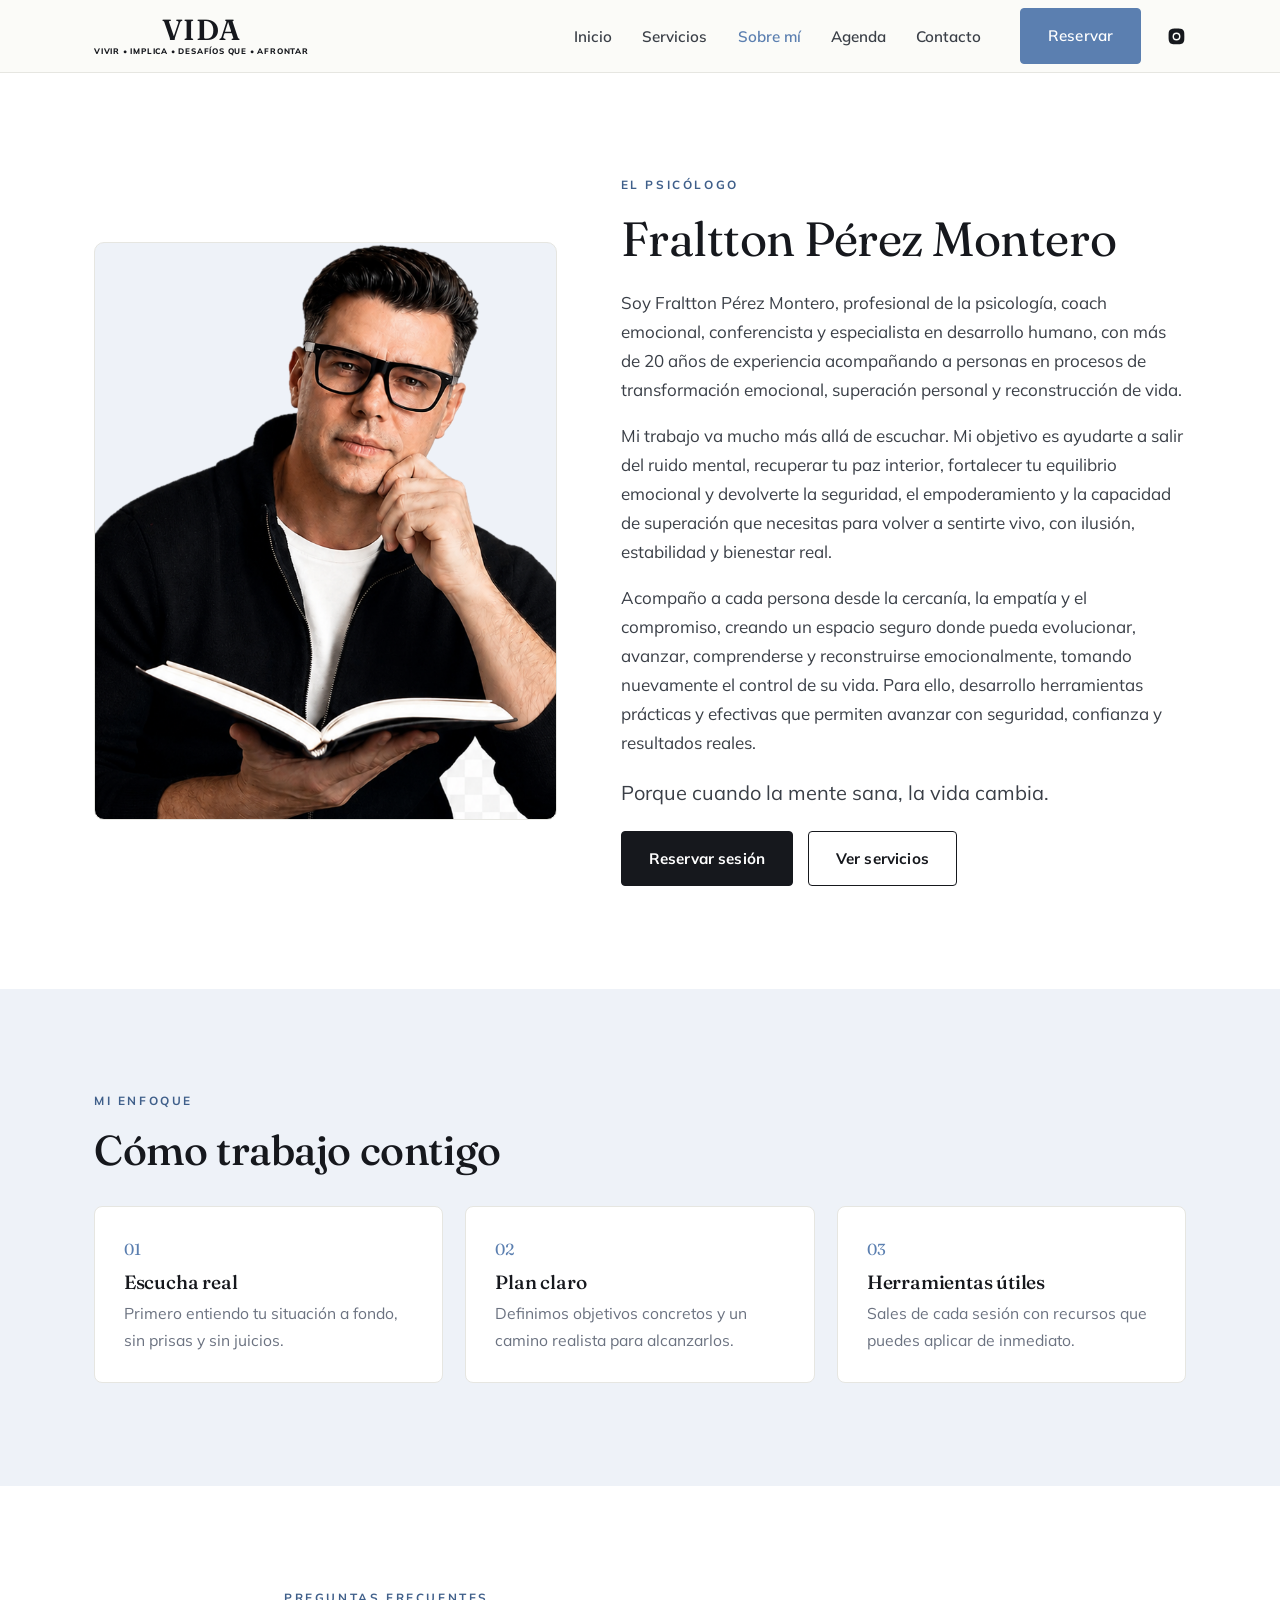
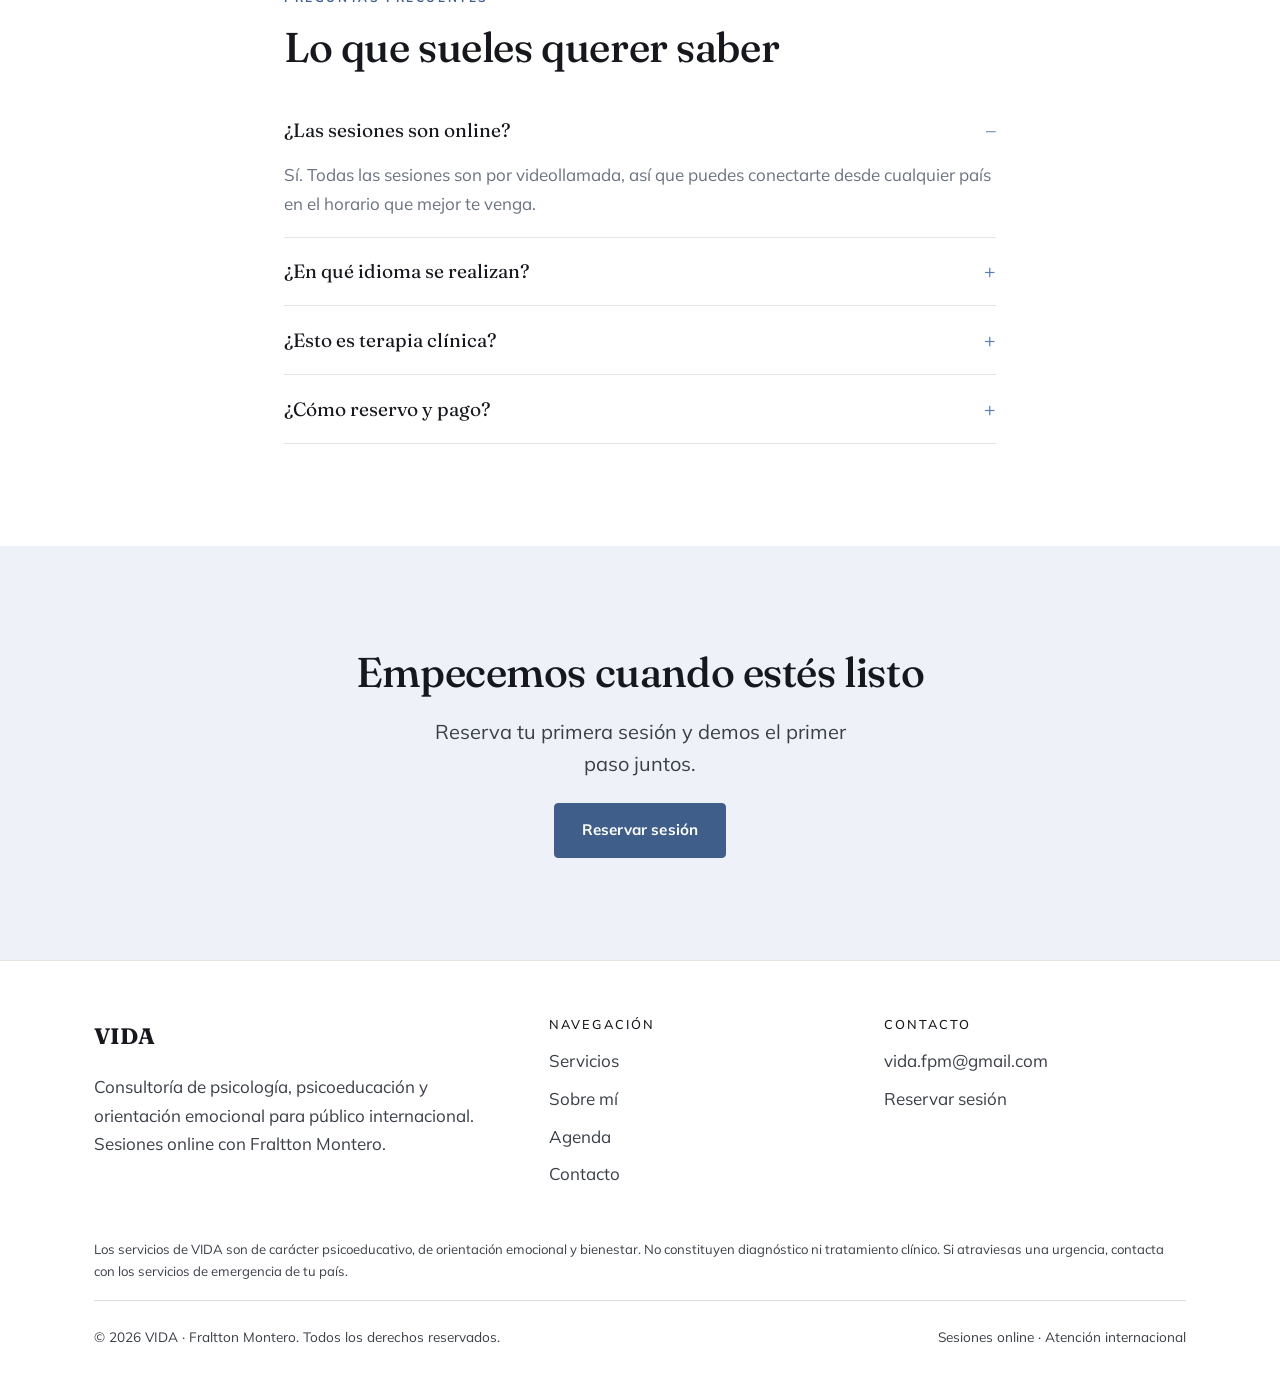
<file: sobre-mi.html>
<!DOCTYPE html>
<html lang="es">
<head>
  <meta charset="UTF-8" />
  <meta name="viewport" content="width=device-width, initial-scale=1.0" />
  <title>Sobre mí · Fraltton Montero · VIDA</title>
  <meta name="description" content="Fraltton Montero, psicólogo. Consultoría de psicología, psicoeducación y orientación emocional online para público internacional." />
  <link rel="preconnect" href="https://fonts.googleapis.com">
  <link rel="preconnect" href="https://fonts.gstatic.com" crossorigin>
  <link href="https://fonts.googleapis.com/css2?family=Fraunces:opsz,wght@9..144,400;9..144,500;9..144,600&family=Mulish:wght@400;600;700;800&display=swap" rel="stylesheet">
  <link rel="stylesheet" href="assets/css/styles.css" />
</head>
<body data-page="sobre-mi">

  <header class="site-header">
    <div class="wrap nav">
      <a class="brand" href="index.html"><b>VIDA</b><span class="brand-tag" style="font-weight:800">vivir • implica • desafíos que • afrontar</span></a>
      <div class="nav-right">
        <ul class="nav-links">
          <li><a href="index.html" data-nav="inicio">Inicio</a></li>
          <li><a href="servicios.html" data-nav="servicios">Servicios</a></li>
          <li><a href="sobre-mi.html" data-nav="sobre-mi">Sobre mí</a></li>
          <li><a href="agenda.html" data-nav="agenda">Agenda</a></li>
          <li><a href="contacto.html" data-nav="contacto">Contacto</a></li>
          <li class="nav-cta"><a class="btn" href="agenda.html">Reservar</a></li>
        </ul>
        <div class="nav-social">
          <a href="https://instagram.com/" target="_blank" rel="noopener" aria-label="Instagram"><svg viewBox="0 0 24 24"><path d="M12 2c2.7 0 3 0 4.1.1 1.1 0 1.8.2 2.4.5.7.2 1.2.6 1.7 1.1s.9 1 1.1 1.7c.3.6.5 1.3.5 2.4.1 1.1.1 1.4.1 4.1s0 3-.1 4.1c0 1.1-.2 1.8-.5 2.4-.2.7-.6 1.2-1.1 1.7s-1 .9-1.7 1.1c-.6.3-1.3.5-2.4.5-1.1.1-1.4.1-4.1.1s-3 0-4.1-.1c-1.1 0-1.8-.2-2.4-.5-.7-.2-1.2-.6-1.7-1.1s-.9-1-1.1-1.7c-.3-.6-.5-1.3-.5-2.4C2 15 2 14.7 2 12s0-3 .1-4.1c0-1.1.2-1.8.5-2.4.2-.7.6-1.2 1.1-1.7s1-.9 1.7-1.1c.6-.3 1.3-.5 2.4-.5C9 2 9.3 2 12 2zm0 5a5 5 0 100 10 5 5 0 000-10zm0 8.2a3.2 3.2 0 110-6.4 3.2 3.2 0 010 6.4zM17.8 7a1.2 1.2 0 11-2.4 0 1.2 1.2 0 012.4 0z"/></svg></a>
        </div>
      </div>
      <button class="nav-toggle" aria-label="Abrir menú">☰</button>
    </div>
  </header>

  <section class="section">
    <div class="wrap about-grid">
      <div class="portrait" style="background-image:url('assets/img/psicologo.png')" role="img" aria-label="Fraltton Montero, psicólogo"></div>
      <div>
        <p class="eyebrow">El psicólogo</p>
        <h1 style="font-size:clamp(2rem,4.5vw,3rem)">Fraltton Pérez Montero</h1>
        <p>Soy Fraltton Pérez Montero, profesional de la psicología, coach emocional, conferencista y especialista en desarrollo humano, con más de 20 años de experiencia acompañando a personas en procesos de transformación emocional, superación personal y reconstrucción de vida.</p>
        <p>Mi trabajo va mucho más allá de escuchar. Mi objetivo es ayudarte a salir del ruido mental, recuperar tu paz interior, fortalecer tu equilibrio emocional y devolverte la seguridad, el empoderamiento y la capacidad de superación que necesitas para volver a sentirte vivo, con ilusión, estabilidad y bienestar real.</p>
        <p>Acompaño a cada persona desde la cercanía, la empatía y el compromiso, creando un espacio seguro donde pueda evolucionar, avanzar, comprenderse y reconstruirse emocionalmente, tomando nuevamente el control de su vida. Para ello, desarrollo herramientas prácticas y efectivas que permiten avanzar con seguridad, confianza y resultados reales.</p>
        <p class="lead" style="margin-top:1.2rem">Porque cuando la mente sana, la vida cambia.</p>
        <div class="hero-actions" style="margin-top:1.4rem">
          <a class="btn" href="agenda.html">Reservar sesión</a>
          <a class="btn btn--ghost" href="servicios.html">Ver servicios</a>
        </div>
      </div>
    </div>
  </section>

  <section class="section section--tint">
    <div class="wrap">
      <p class="eyebrow">Mi enfoque</p>
      <h2>Cómo trabajo contigo</h2>
      <div class="grid grid-3" style="margin-top:2rem">
        <article class="card"><span class="num">01</span><h3>Escucha real</h3><p>Primero entiendo tu situación a fondo, sin prisas y sin juicios.</p></article>
        <article class="card"><span class="num">02</span><h3>Plan claro</h3><p>Definimos objetivos concretos y un camino realista para alcanzarlos.</p></article>
        <article class="card"><span class="num">03</span><h3>Herramientas útiles</h3><p>Sales de cada sesión con recursos que puedes aplicar de inmediato.</p></article>
      </div>
    </div>
  </section>

  <section class="section">
    <div class="wrap" style="max-width:760px">
      <p class="eyebrow">Preguntas frecuentes</p>
      <h2>Lo que sueles querer saber</h2>
      <div class="faq" style="margin-top:1.6rem">
        <details open><summary>¿Las sesiones son online?</summary><p>Sí. Todas las sesiones son por videollamada, así que puedes conectarte desde cualquier país en el horario que mejor te venga.</p></details>
        <details><summary>¿En qué idioma se realizan?</summary><p>Las sesiones se realizan en español, con atención a personas de distintos países.</p></details>
        <details><summary>¿Esto es terapia clínica?</summary><p>No. Ofrezco consultoría psicológica, psicoeducación y orientación emocional y de bienestar. No realizo diagnóstico ni tratamiento clínico.</p></details>
        <details><summary>¿Cómo reservo y pago?</summary><p>Eliges día y hora en la agenda online, realizas el pago seguro y recibes el enlace privado para tu videollamada.</p></details>
      </div>
    </div>
  </section>

  <section class="section section--ink">
    <div class="wrap cta-band">
      <h2>Empecemos cuando estés listo</h2>
      <p class="lead" style="color:#cfd3da;margin:1rem auto 0">Reserva tu primera sesión y demos el primer paso juntos.</p>
      <a class="btn btn--light" href="agenda.html">Reservar sesión</a>
    </div>
  </section>

  <footer class="site-footer">
    <div class="wrap">
      <div class="footer-grid">
        <div>
          <p class="footer-brand"><b>VIDA</b></p>
          <p>Consultoría de psicología, psicoeducación y orientación emocional para público internacional. Sesiones online con Fraltton Montero.</p>
        </div>
        <div>
          <h4>Navegación</h4>
          <ul>
            <li><a href="servicios.html">Servicios</a></li>
            <li><a href="sobre-mi.html">Sobre mí</a></li>
            <li><a href="agenda.html">Agenda</a></li>
            <li><a href="contacto.html">Contacto</a></li>
          </ul>
        </div>
        <div>
          <h4>Contacto</h4>
          <ul>
            <li><a href="mailto:vida.fpm@gmail.com">vida.fpm@gmail.com</a></li>
            <li><a href="agenda.html">Reservar sesión</a></li>
          </ul>
        </div>
      </div>
      <p class="disclaimer">Los servicios de VIDA son de carácter psicoeducativo, de orientación emocional y bienestar. No constituyen diagnóstico ni tratamiento clínico. Si atraviesas una urgencia, contacta con los servicios de emergencia de tu país.</p>
      <div class="footer-note">
        <span>© 2026 VIDA · Fraltton Montero. Todos los derechos reservados.</span>
        <span>Sesiones online · Atención internacional</span>
      </div>
    </div>
  </footer>

  <script src="assets/js/main.js"></script>
</body>
</html>
</file>
<file: assets/css/styles.css>
/* ==========================================================================
   VIDA · Fraltton Montero · Consultoría de Psicología y Bienestar
   Estilo: minimalista, blanco y negro con acento azul sereno
   ========================================================================== */

:root {
  /* Color */
  --ink: #16181d;
  --ink-soft: #3a3f47;
  --muted: #6b7280;
  --line: #e6e6e1;
  --paper: #fbfbf8;
  --paper-2: #f3f3ee;
  --white: #ffffff;

  /* Acento azul sereno */
  --accent: #5b7fb0;
  --accent-deep: #3f5f8a;
  --accent-soft: #eef2f8;

  /* Azul claro (estilo hero) */
  --sky: #a7bad9;
  --sky-deep: #91a8cd;
  --sky-tint: #eef2f8;

  /* Tipografía */
  --serif: "Fraunces", Georgia, "Times New Roman", serif;
  --sans: "Mulish", -apple-system, BlinkMacSystemFont, "Segoe UI", sans-serif;

  /* Métrica */
  --maxw: 1140px;
  --gap: clamp(1.25rem, 3vw, 2.5rem);
  --radius: 4px;
}

/* Reset --------------------------------------------------------------- */
*, *::before, *::after { box-sizing: border-box; }
html { scroll-behavior: smooth; -webkit-text-size-adjust: 100%; }
body {
  margin: 0;
  font-family: var(--sans);
  font-size: 1.0625rem;
  line-height: 1.7;
  color: var(--ink-soft);
  background: var(--white);
  -webkit-font-smoothing: antialiased;
}
img { max-width: 100%; display: block; }
a { color: var(--accent); text-decoration: none; transition: color .2s ease; }
a:hover { color: var(--accent-deep); }

h1, h2, h3, h4 {
  font-family: var(--serif);
  color: var(--ink);
  font-weight: 500;
  line-height: 1.12;
  letter-spacing: -0.01em;
  margin: 0 0 .5em;
}
h1 { font-size: clamp(2.4rem, 5.5vw, 4rem); font-weight: 400; }
h2 { font-size: clamp(1.8rem, 3.5vw, 2.6rem); }
h3 { font-size: 1.35rem; }
p { margin: 0 0 1.1rem; }

.eyebrow {
  font-family: var(--sans);
  text-transform: uppercase;
  letter-spacing: .22em;
  font-size: .74rem;
  font-weight: 700;
  color: var(--accent-deep);
  margin-bottom: 1rem;
}

/* Layout -------------------------------------------------------------- */
.wrap { max-width: var(--maxw); margin: 0 auto; padding: 0 1.5rem; }
.section { padding: clamp(3.5rem, 8vw, 7rem) 0; }
.section--tint { background: var(--sky-tint); }
.section--ink { background: var(--sky-tint); color: var(--ink-soft); }
.section--ink h2, .section--ink h3 { color: var(--ink); }
.section--ink .lead { color: var(--ink-soft) !important; }
.section--ink .btn--light { background: var(--accent-deep); border-color: var(--accent-deep); color: var(--white); }
.section--ink .btn--light:hover { background: var(--ink); border-color: var(--ink); color: var(--white); }
.lead { font-size: 1.25rem; line-height: 1.6; color: var(--ink-soft); max-width: 38ch; }
.center { text-align: center; }
.center .lead { margin-left: auto; margin-right: auto; }

/* Buttons ------------------------------------------------------------- */
.btn {
  display: inline-block;
  font-family: var(--sans);
  font-weight: 700;
  font-size: .95rem;
  letter-spacing: .01em;
  padding: .85rem 1.7rem;
  border-radius: var(--radius);
  border: 1.5px solid var(--ink);
  background: var(--ink);
  color: var(--white);
  cursor: pointer;
  transition: all .2s ease;
}
.btn:hover { background: var(--accent-deep); border-color: var(--accent-deep); color: var(--white); }
.btn--ghost { background: transparent; color: var(--ink); }
.btn--ghost:hover { background: var(--ink); color: var(--white); }
.btn--light { background: var(--white); border-color: var(--white); color: var(--ink); }
.btn--light:hover { background: var(--accent); border-color: var(--accent); color: var(--white); }

/* Header -------------------------------------------------------------- */
.site-header {
  position: sticky; top: 0; z-index: 50;
  background: rgba(251,251,248,.88);
  backdrop-filter: saturate(180%) blur(10px);
  border-bottom: 1px solid var(--line);
}
.nav { display: flex; align-items: center; justify-content: space-between; height: 72px; }
.brand { display: flex !important; flex-direction: column !important; align-items: center; text-align: center; gap: .15rem; font-family: var(--serif); color: var(--ink); line-height: 1; }
.brand b { display: block; font-weight: 600; letter-spacing: .02em; font-size: 1.82rem; line-height: 1; }
.brand .brand-tag { display: block; font-size: .5rem; letter-spacing: .1em; text-transform: uppercase; color: var(--ink); font-weight: 800; font-family: var(--sans); line-height: 1.2; }
.nav-links { display: flex; align-items: center; gap: 1.9rem; list-style: none; margin: 0; padding: 0; }
.nav-links a { color: var(--ink-soft); font-weight: 600; font-size: .95rem; }
.nav-links a:hover, .nav-links a.active { color: var(--accent); }
.nav-cta { margin-left: .5rem; }
.nav-cta .btn { background: var(--accent); border-color: var(--accent); color: var(--white); }
.nav-cta .btn:hover { background: var(--accent-deep); border-color: var(--accent-deep); }
.nav-toggle { display: none; background: none; border: 0; font-size: 1.6rem; color: var(--ink); cursor: pointer; }

.nav-right { display: flex; align-items: center; }

/* Social icons en cabecera */
.nav-social { display: flex; align-items: center; gap: 1.05rem; margin-left: 1.6rem; }
.nav-social a { display: inline-flex; color: var(--ink); }
.nav-social a:hover { color: var(--accent); }
.nav-social svg { width: 19px; height: 19px; fill: currentColor; display: block; }

/* Hero estilo Dr Julie ------------------------------------------------ */
.hero-feature { background: var(--sky); position: relative; overflow: hidden; }
.hero-feature .wrap { position: relative; z-index: 2; }
.hero-feature .hero-text {
  min-height: 400px; display: flex; flex-direction: column; justify-content: center;
  max-width: 560px; padding: 2.2rem 0;
}
.hero-feature h1 {
  color: var(--white); font-family: var(--sans); font-weight: 300;
  font-size: clamp(2.1rem, 4.3vw, 3.5rem); line-height: 1.14; letter-spacing: -0.01em;
  margin: 0;
}
.hero-feature .hero-underline { position: relative; display: inline-block; white-space: nowrap; }
.hero-feature .hero-underline svg { position: absolute; left: 0; bottom: -.45em; width: 100%; height: .5em; }
.hero-feature .hero-underline svg path { stroke: var(--white); stroke-width: 4; fill: none; stroke-linecap: round; }
.hero-feature .hero-eyebrow { color: var(--white); font-family: var(--sans); font-weight: 800; text-transform: uppercase; letter-spacing: .12em; font-size: .82rem; margin: 0 0 1.1rem; opacity: .95; }
.hero-feature .hero-sub { color: var(--white); font-size: 1.15rem; max-width: 40ch; margin: 1.8rem 0 0; opacity: .95; }
.hero-feature .hero-actions { margin-top: 2rem; }
.hero-feature .btn--light { border-color: var(--white); }
.hero-cutout {
  position: absolute; right: 3%; bottom: 0; height: 102%;
  width: auto; max-width: 42%; object-fit: contain; object-position: bottom right;
  z-index: 1; pointer-events: none;
}

/* Hero ---------------------------------------------------------------- */
.hero { padding: clamp(3.5rem, 9vw, 8rem) 0 clamp(3rem, 7vw, 6rem); }
.hero-grid { display: grid; grid-template-columns: 1.15fr .85fr; gap: clamp(2rem, 5vw, 4.5rem); align-items: center; }
.hero h1 { margin-bottom: .4em; }
.hero .lead { max-width: 46ch; margin-bottom: 2rem; }
.hero-actions { display: flex; gap: .9rem; flex-wrap: wrap; }
.hero-card {
  background: var(--white);
  border: 1px solid var(--line);
  border-radius: 8px;
  padding: 2rem;
  box-shadow: 0 24px 60px -38px rgba(31,84,112,.5);
}
.hero-card h3 { font-family: var(--sans); font-size: .8rem; text-transform: uppercase; letter-spacing: .18em; color: var(--muted); }
.hero-card ul { list-style: none; margin: 1rem 0 0; padding: 0; }
.hero-card li { padding: .7rem 0; border-bottom: 1px solid var(--line); display: flex; gap: .7rem; align-items: flex-start; }
.hero-card li:last-child { border-bottom: 0; padding-bottom: 0; }
.hero-card li::before { content: ""; flex: 0 0 8px; height: 8px; margin-top: .55rem; border-radius: 50%; background: var(--accent); }

/* Grids --------------------------------------------------------------- */
.grid { display: grid; gap: 1.4rem; }
.grid-3 { grid-template-columns: repeat(3, 1fr); }
.grid-2 { grid-template-columns: repeat(2, 1fr); }

.card {
  background: var(--white);
  border: 1px solid var(--line);
  border-radius: 8px;
  padding: 1.8rem;
  transition: transform .2s ease, box-shadow .2s ease, border-color .2s ease;
}
.card:hover { transform: translateY(-3px); box-shadow: 0 18px 40px -28px rgba(31,84,112,.45); border-color: #d6dde1; }
.card .num { font-family: var(--serif); font-size: 1rem; color: var(--accent); display: block; margin-bottom: .6rem; }
.card h3 { margin-bottom: .4rem; font-size: 1.2rem; }
.card p { font-size: .98rem; margin: 0; color: var(--muted); }

/* Service detail ------------------------------------------------------ */
.svc { display: grid; grid-template-columns: 220px 1fr; gap: 2rem; padding: 2.4rem 0; border-top: 1px solid var(--line); }
.svc:first-of-type { border-top: 0; }
.svc h3 { font-size: 1.5rem; margin: 0; }
.svc .svc-tag { font-family: var(--sans); font-size: .76rem; letter-spacing: .16em; text-transform: uppercase; color: var(--accent); font-weight: 700; margin-top: .5rem; }
.svc p { margin: 0; }

/* Steps --------------------------------------------------------------- */
.steps { counter-reset: step; display: grid; grid-template-columns: repeat(4, 1fr); gap: 1.4rem; }
.step { position: relative; padding-top: 1.2rem; border-top: 2px solid var(--accent); }
.step::before { counter-increment: step; content: "0" counter(step); font-family: var(--serif); font-size: 1.6rem; color: var(--accent); display: block; margin-bottom: .4rem; }
.step h3 { font-size: 1.1rem; }
.step p { font-size: .95rem; color: var(--muted); margin: 0; }

/* About --------------------------------------------------------------- */
.about-grid { display: grid; grid-template-columns: .9fr 1.1fr; gap: clamp(2rem, 5vw, 4rem); align-items: center; }
.portrait { background: var(--accent-soft); background-size: cover; background-position: top center; border-radius: 10px; aspect-ratio: 4/5; display: flex; align-items: center; justify-content: center; color: var(--accent); font-family: var(--serif); font-size: 5rem; border: 1px solid var(--line); overflow: hidden; }

/* CTA band ------------------------------------------------------------ */
.cta-band { text-align: center; }
.cta-band .btn { margin-top: 1.4rem; }

/* Embed slot (agenda / pago / video) ---------------------------------- */
.embed-slot {
  border: 2px dashed #cdd6db;
  border-radius: 10px;
  background: var(--white);
  padding: clamp(2rem, 5vw, 3.5rem);
  text-align: center;
  color: var(--muted);
}
.embed-slot h3 { color: var(--ink); }
.embed-slot code { background: var(--paper-2); padding: .15rem .45rem; border-radius: 4px; font-size: .9em; color: var(--accent-deep); }

/* Lista de precios ---------------------------------------------------- */
.price-list { list-style: none; margin: 1rem 0 0; padding: 0; }
.price-list li { display: flex; justify-content: space-between; align-items: baseline; gap: 1rem; padding: .8rem 0; border-bottom: 1px solid var(--line); }
.price-list li:last-child { border-bottom: 0; }
.price-list span { color: var(--ink-soft); }
.price-list b { font-family: var(--serif); color: var(--accent-deep); font-size: 1.3rem; white-space: nowrap; }

/* FAQ ----------------------------------------------------------------- */
.faq details { border-bottom: 1px solid var(--line); padding: 1.1rem 0; }
.faq summary { font-family: var(--serif); font-size: 1.2rem; color: var(--ink); cursor: pointer; list-style: none; display: flex; justify-content: space-between; gap: 1rem; }
.faq summary::-webkit-details-marker { display: none; }
.faq summary::after { content: "+"; color: var(--accent); font-family: var(--sans); }
.faq details[open] summary::after { content: "–"; }
.faq p { margin: .9rem 0 0; color: var(--muted); }

/* Forms --------------------------------------------------------------- */
.form { display: grid; gap: 1.1rem; max-width: 560px; }
.field label { display: block; font-weight: 700; font-size: .9rem; color: var(--ink); margin-bottom: .35rem; }
.field input, .field select, .field textarea {
  width: 100%; font-family: var(--sans); font-size: 1rem; padding: .8rem .9rem;
  border: 1px solid var(--line); border-radius: var(--radius); background: var(--white); color: var(--ink);
}
.field input:focus, .field select:focus, .field textarea:focus { outline: 2px solid var(--accent); border-color: var(--accent); }

/* Footer -------------------------------------------------------------- */
.site-footer { background: var(--white); color: var(--ink-soft); padding: 3.5rem 0 2rem; border-top: 1px solid var(--line); }
.footer-grid { display: grid; grid-template-columns: 1.4fr 1fr 1fr; gap: 2rem; margin-bottom: 2.5rem; }
.site-footer h4 { color: var(--ink); font-family: var(--sans); font-size: .8rem; letter-spacing: .16em; text-transform: uppercase; margin-bottom: 1rem; }
.site-footer a { color: var(--ink-soft); }
.site-footer a:hover { color: var(--accent-deep); }
.site-footer ul { list-style: none; margin: 0; padding: 0; }
.site-footer li { margin-bottom: .55rem; }
.footer-brand b { font-family: var(--serif); color: var(--ink); font-size: 1.4rem; }
.footer-note { border-top: 1px solid rgba(22,24,29,.15); padding-top: 1.5rem; font-size: .85rem; color: var(--ink-soft); display: flex; justify-content: space-between; flex-wrap: wrap; gap: .8rem; }
.disclaimer { font-size: .82rem; color: var(--ink-soft); }

/* Page header band ---------------------------------------------------- */
.page-head { background: var(--sky-tint); padding: clamp(3rem, 7vw, 5rem) 0; border-bottom: 1px solid rgba(22,24,29,.08); }
.page-head .eyebrow { margin-bottom: .8rem; }
.page-head p { max-width: 56ch; margin: 0; }

/* Utilities ----------------------------------------------------------- */
.mt-0 { margin-top: 0; }
.note-clinic { font-size: .85rem; color: var(--muted); background: var(--accent-soft); border-left: 3px solid var(--accent); padding: 1rem 1.2rem; border-radius: 4px; }

/* Responsive ---------------------------------------------------------- */
@media (max-width: 860px) {
  .hero-grid, .about-grid { grid-template-columns: 1fr; }
  .nav-social { display: none; }
  .hero-cutout { position: relative; right: auto; height: auto; width: auto; max-width: 78%; max-height: 360px; margin: 0 auto -4px; display: block; }
  .hero-feature .hero-text { min-height: auto; padding: 2.5rem 0 0; }
  .hero-feature .hero-underline { white-space: normal; }
  .grid-3 { grid-template-columns: 1fr 1fr; }
  .steps { grid-template-columns: 1fr 1fr; }
  .svc { grid-template-columns: 1fr; gap: .6rem; }
  .footer-grid { grid-template-columns: 1fr 1fr; }
  .nav-links {
    position: fixed; inset: 72px 0 auto 0; flex-direction: column; gap: 0;
    background: var(--paper); border-bottom: 1px solid var(--line); padding: 1rem 1.5rem;
    transform: translateY(-130%); transition: transform .28s ease; align-items: stretch;
  }
  .nav-links.open { transform: translateY(0); }
  .nav-links li { padding: .6rem 0; border-bottom: 1px solid var(--line); }
  .nav-toggle { display: block; }
}
@media (max-width: 560px) {
  .grid-3, .steps, .grid-2, .footer-grid { grid-template-columns: 1fr; }
  .hero-actions { flex-direction: column; align-items: stretch; }
  .btn { text-align: center; }
}
</file>
